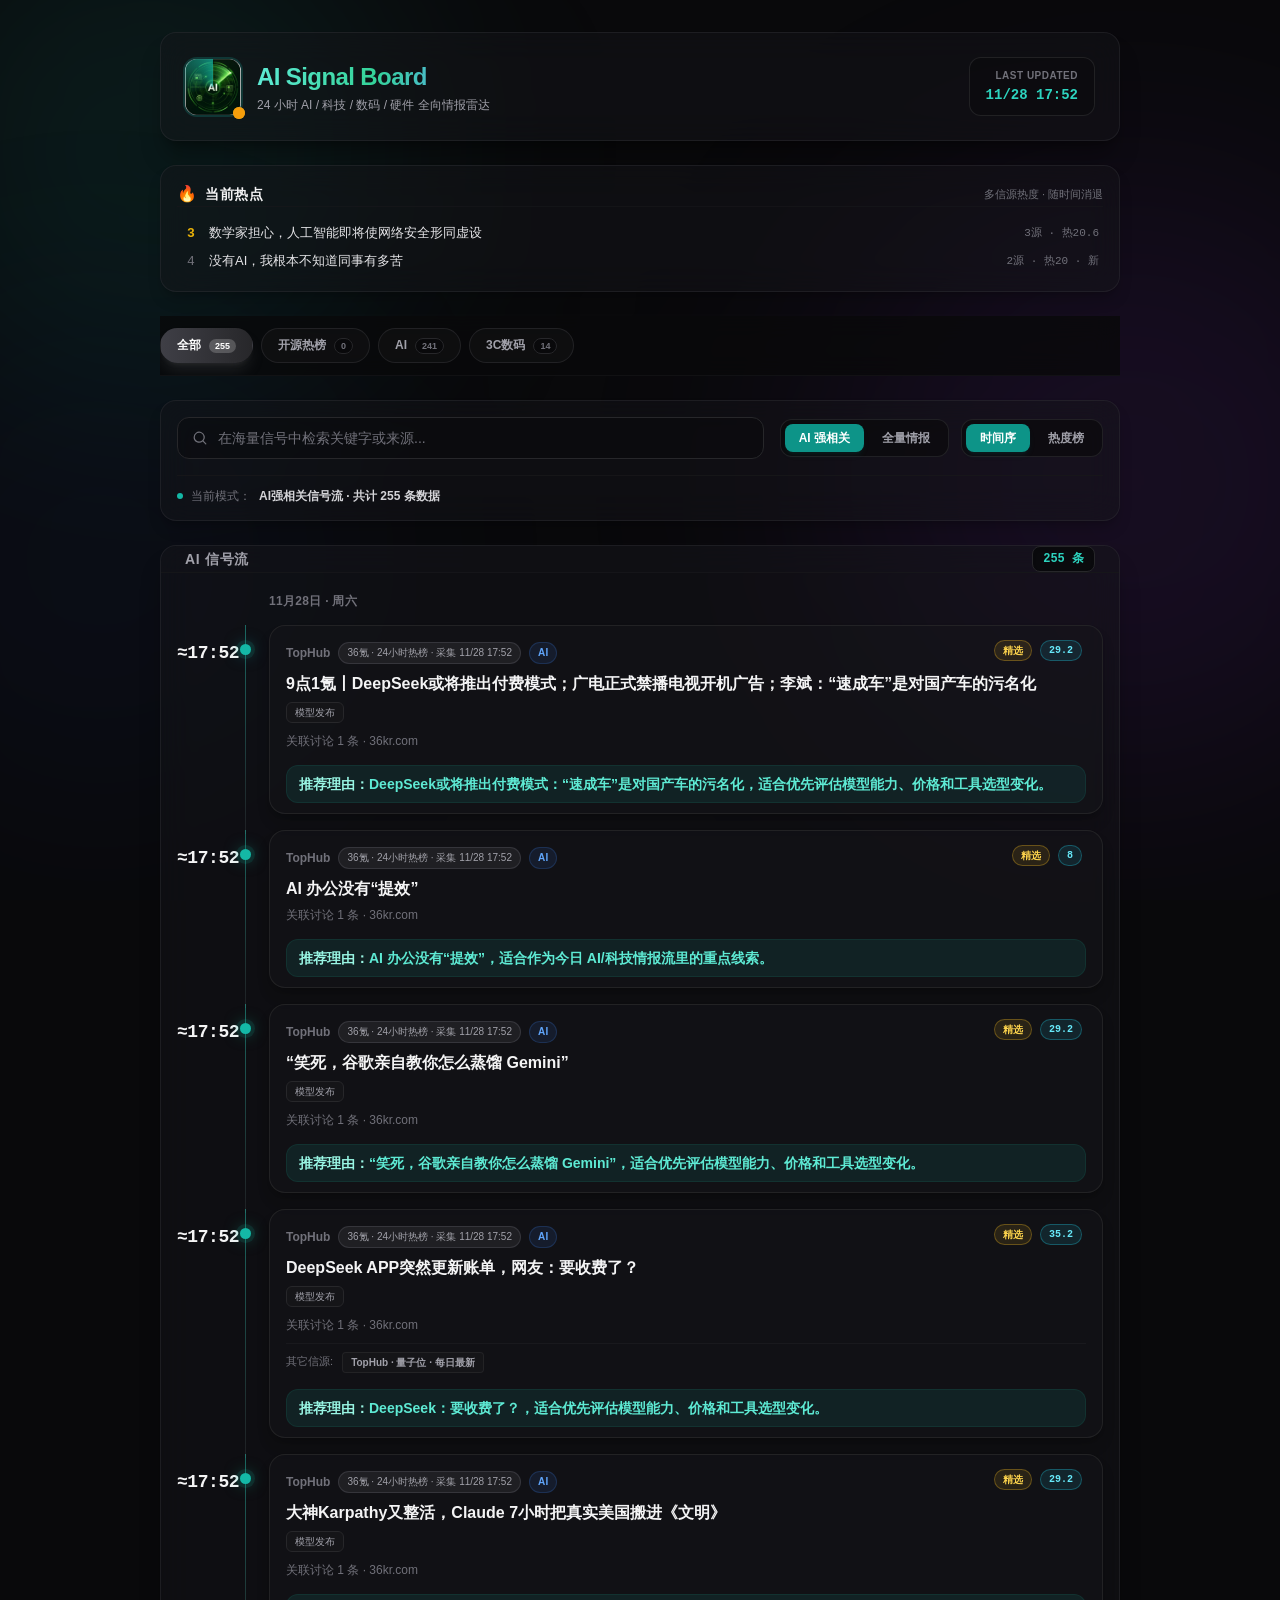
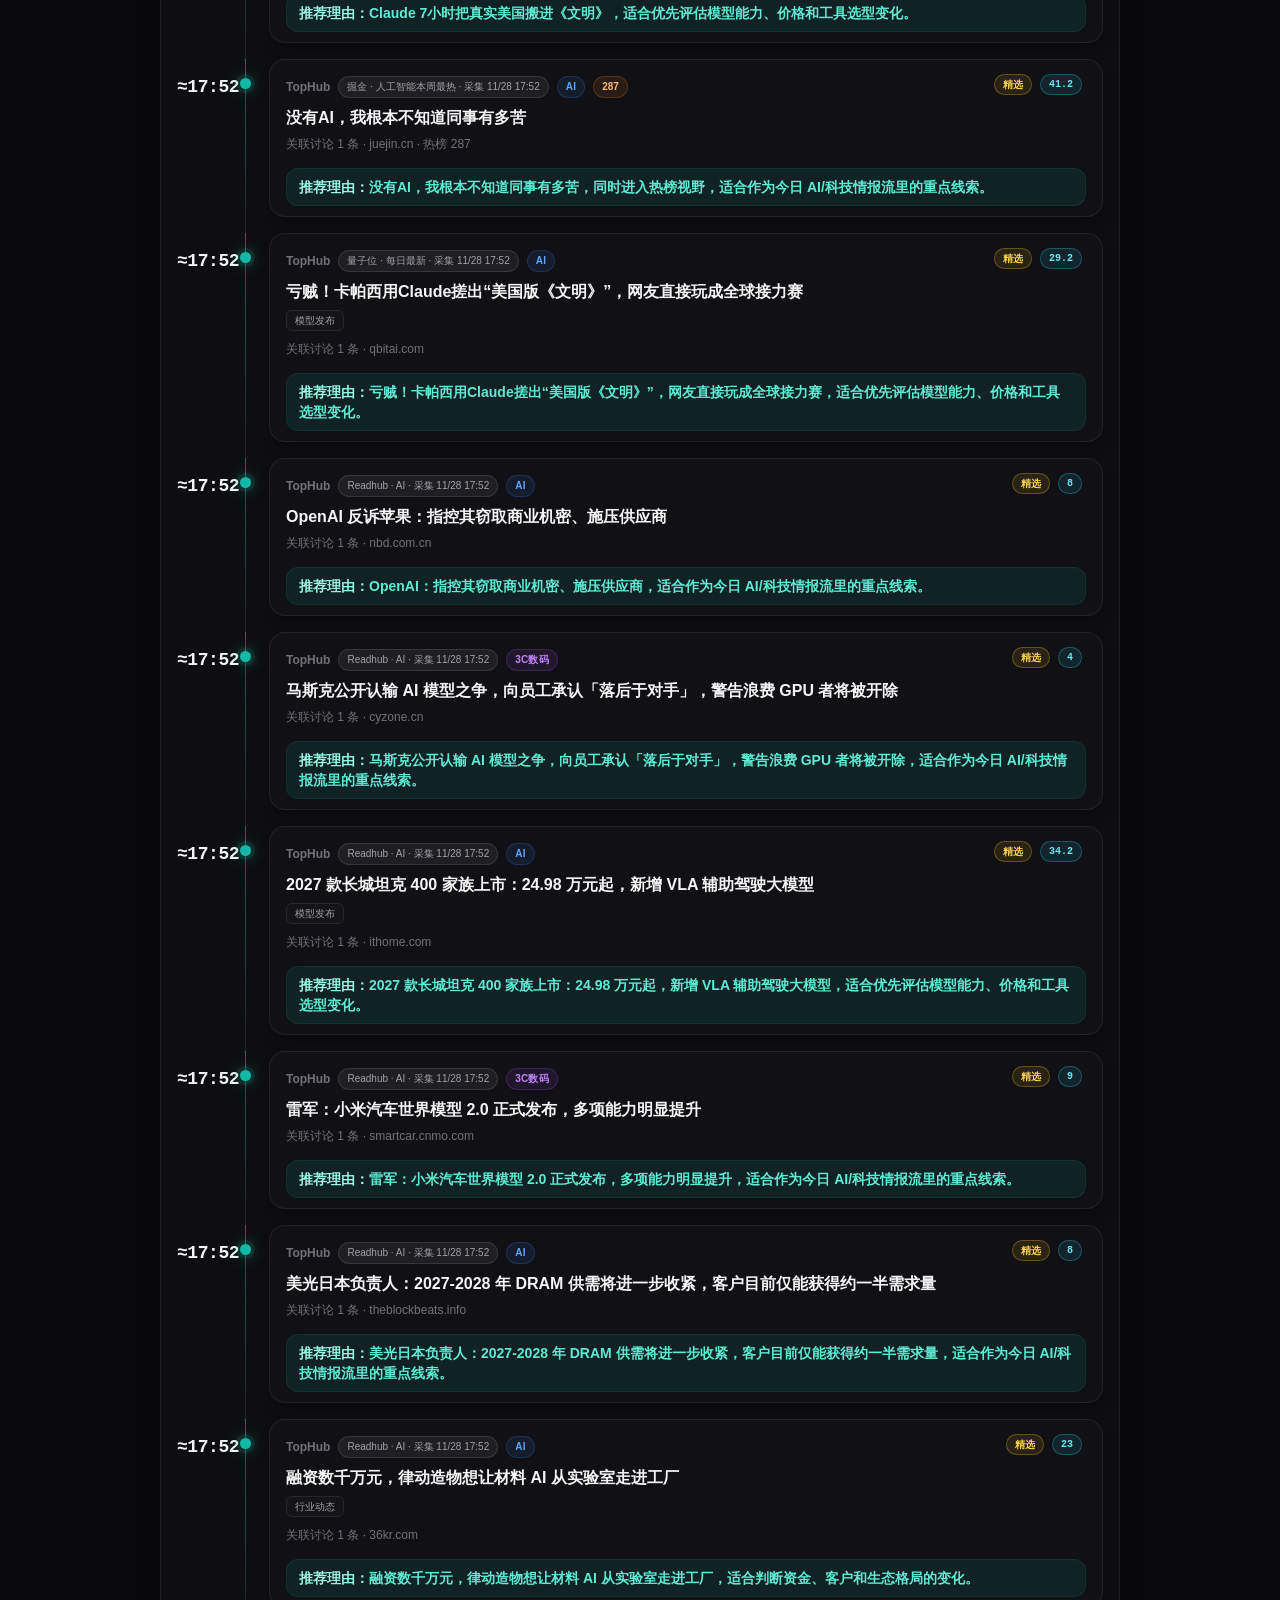
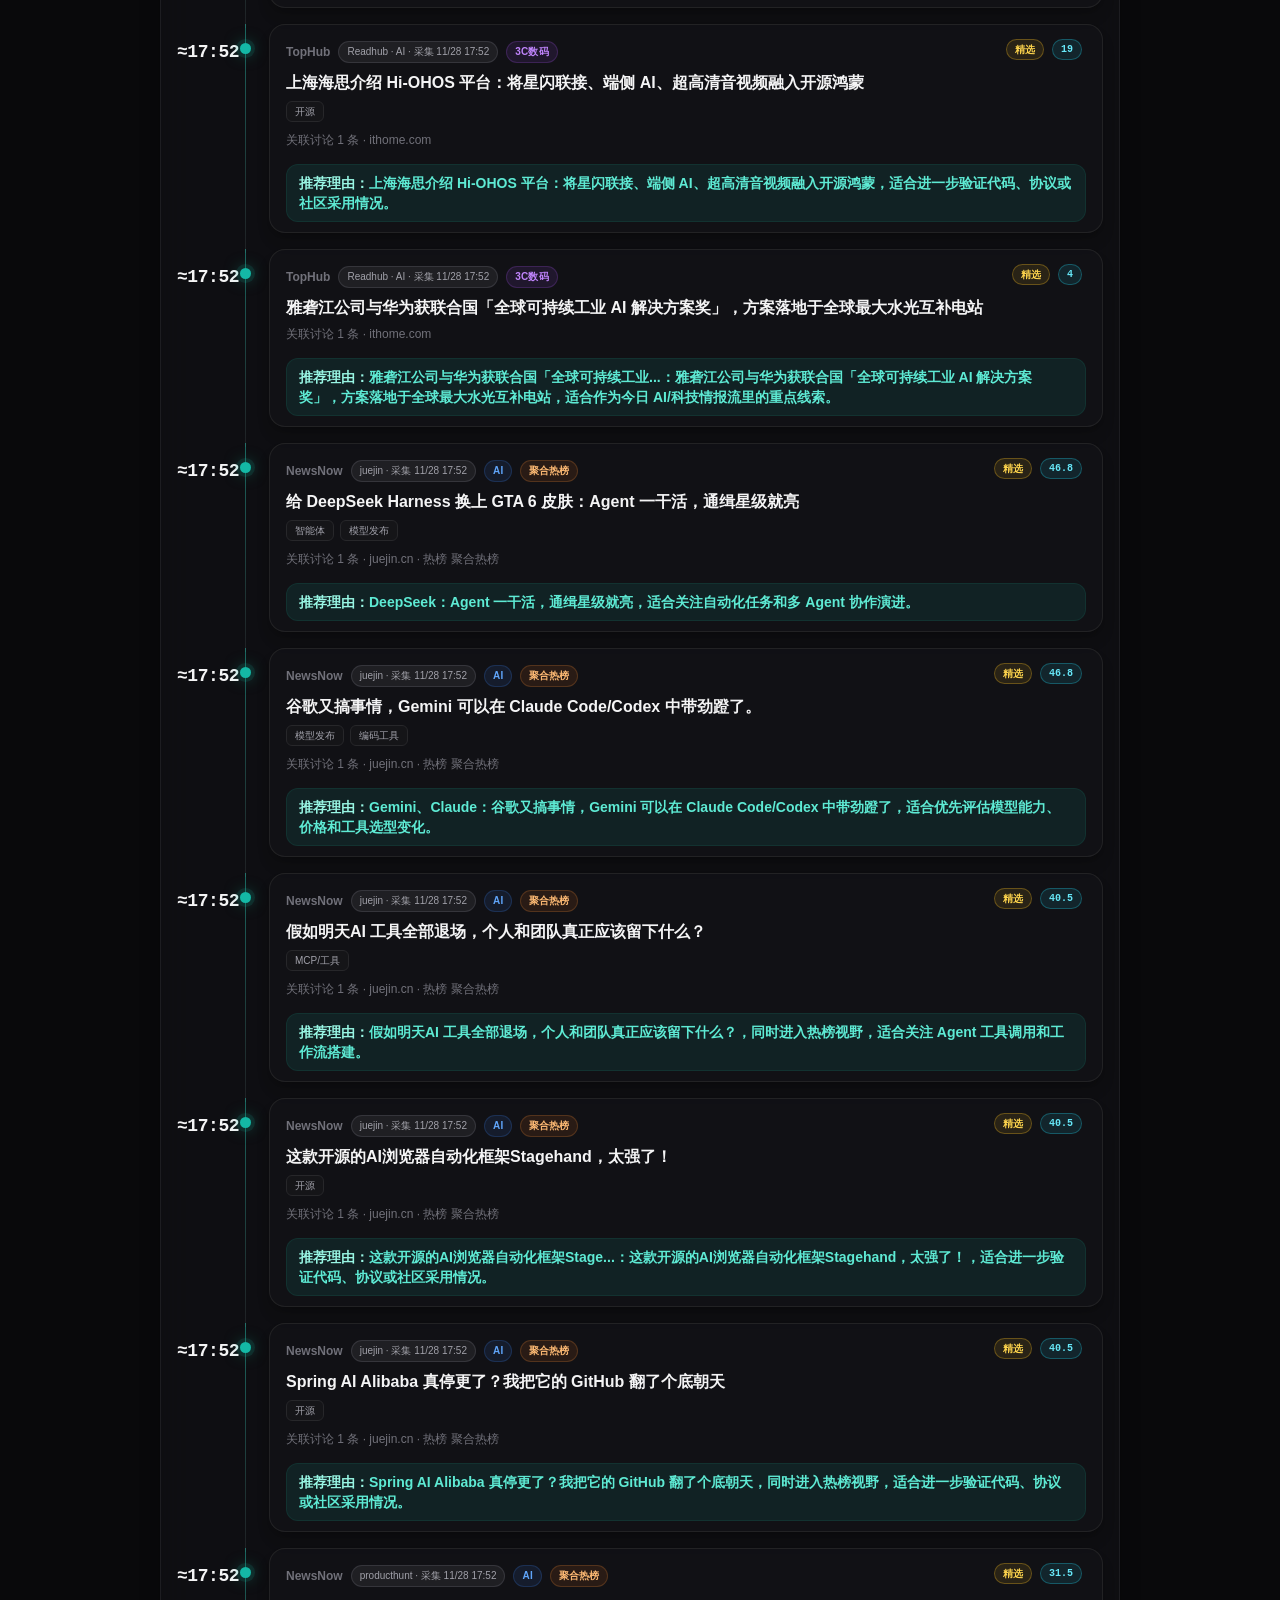
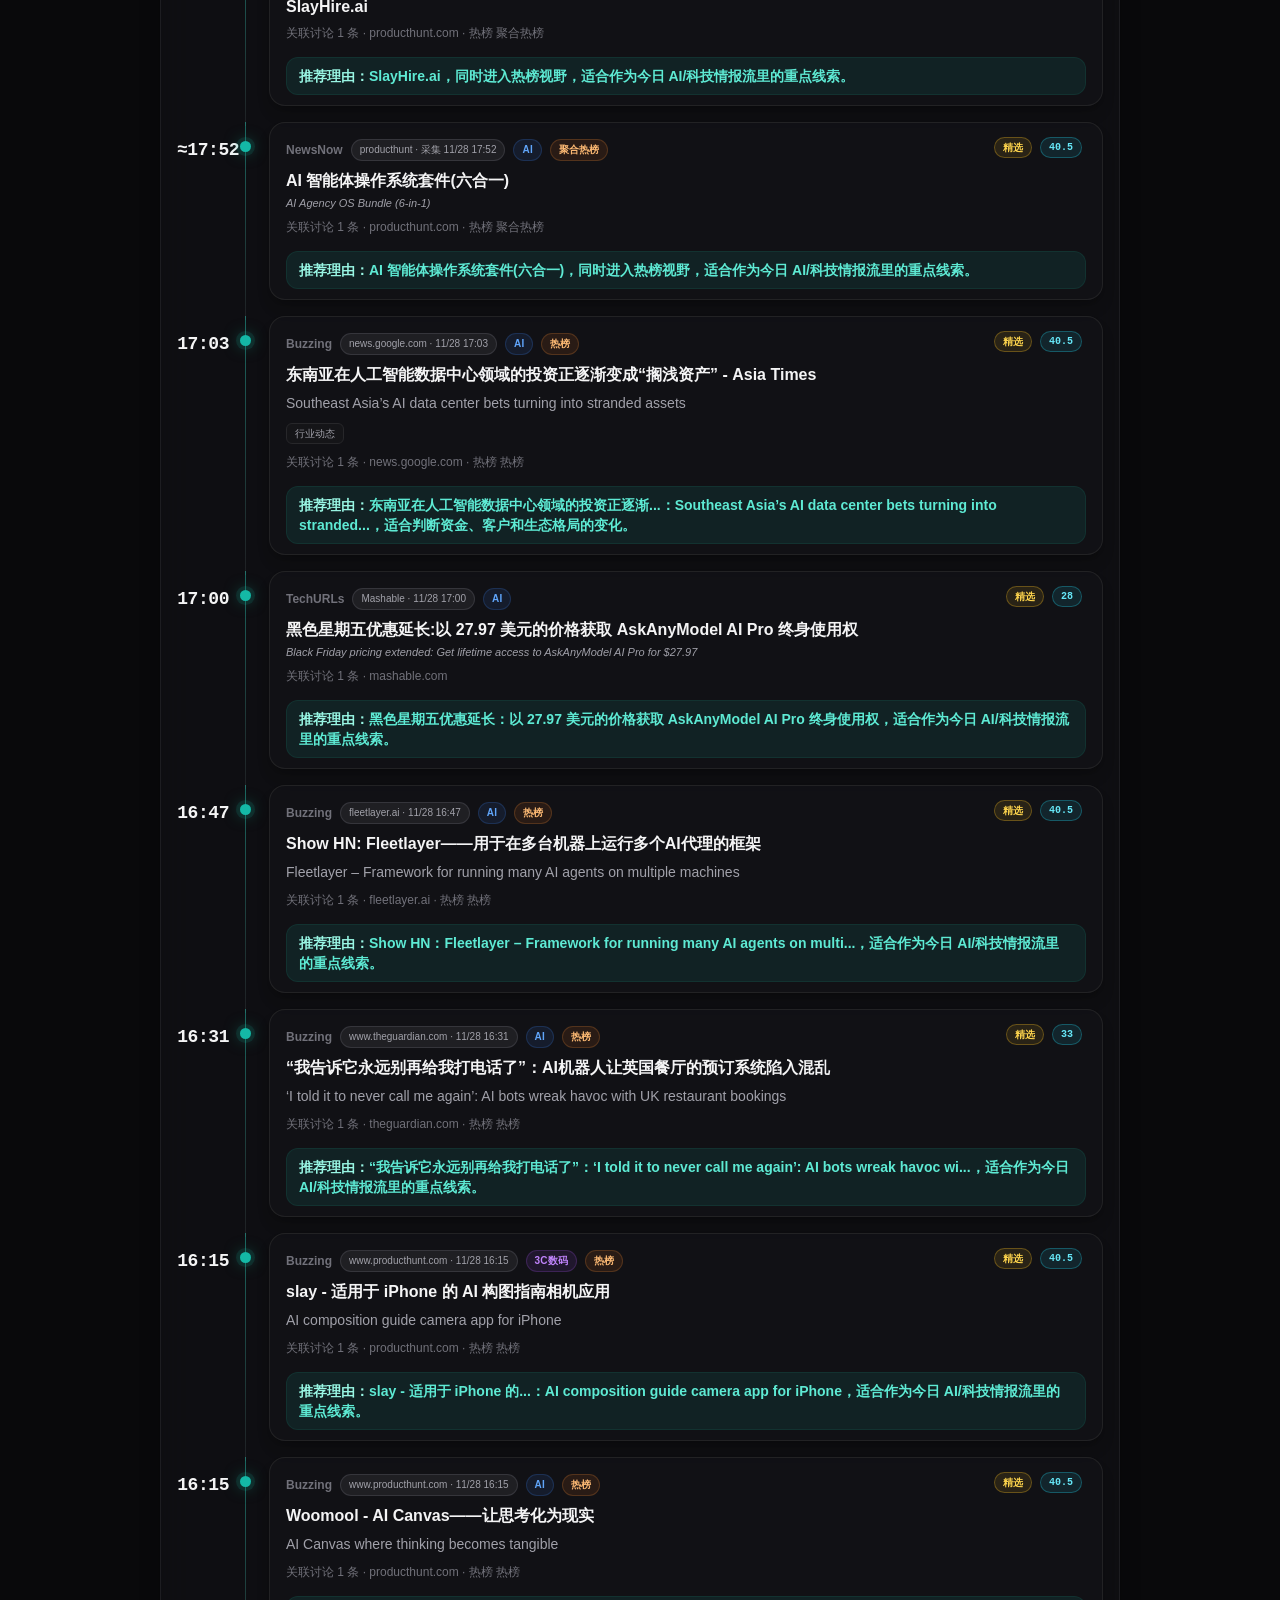
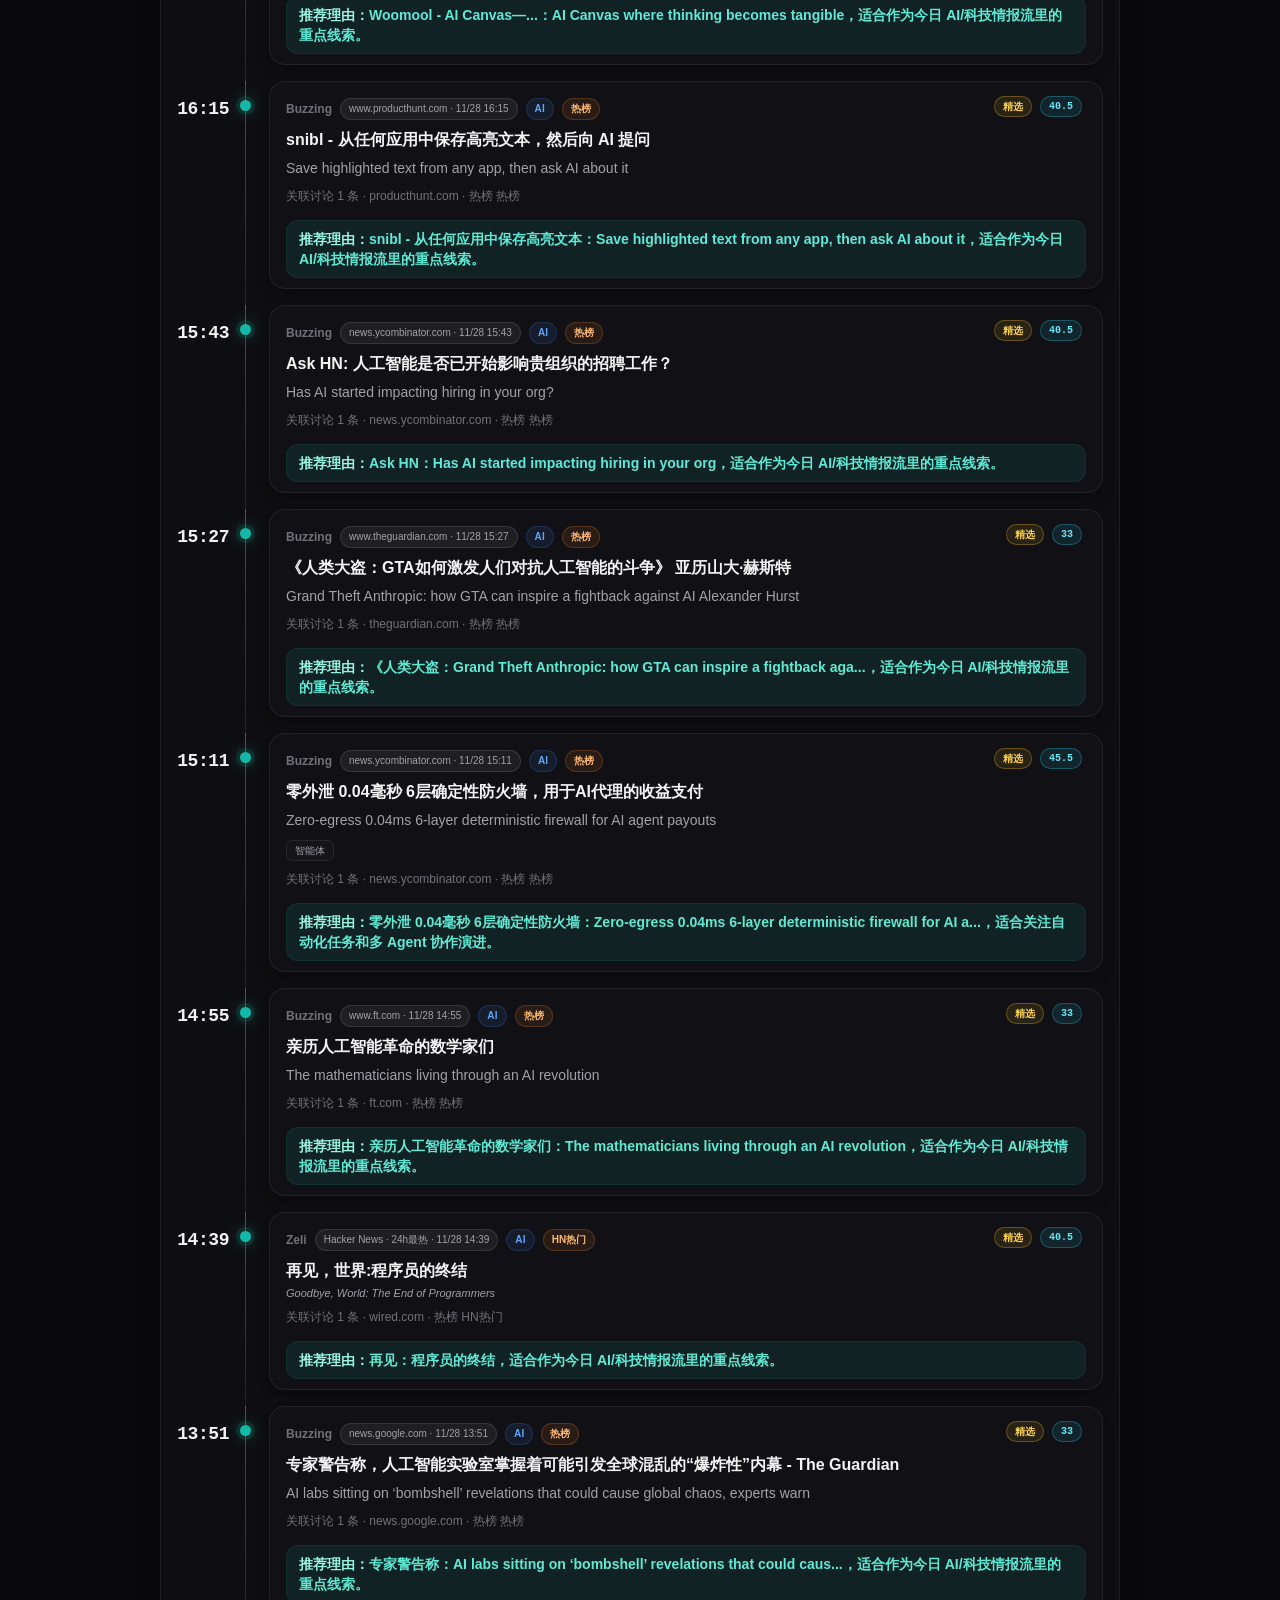
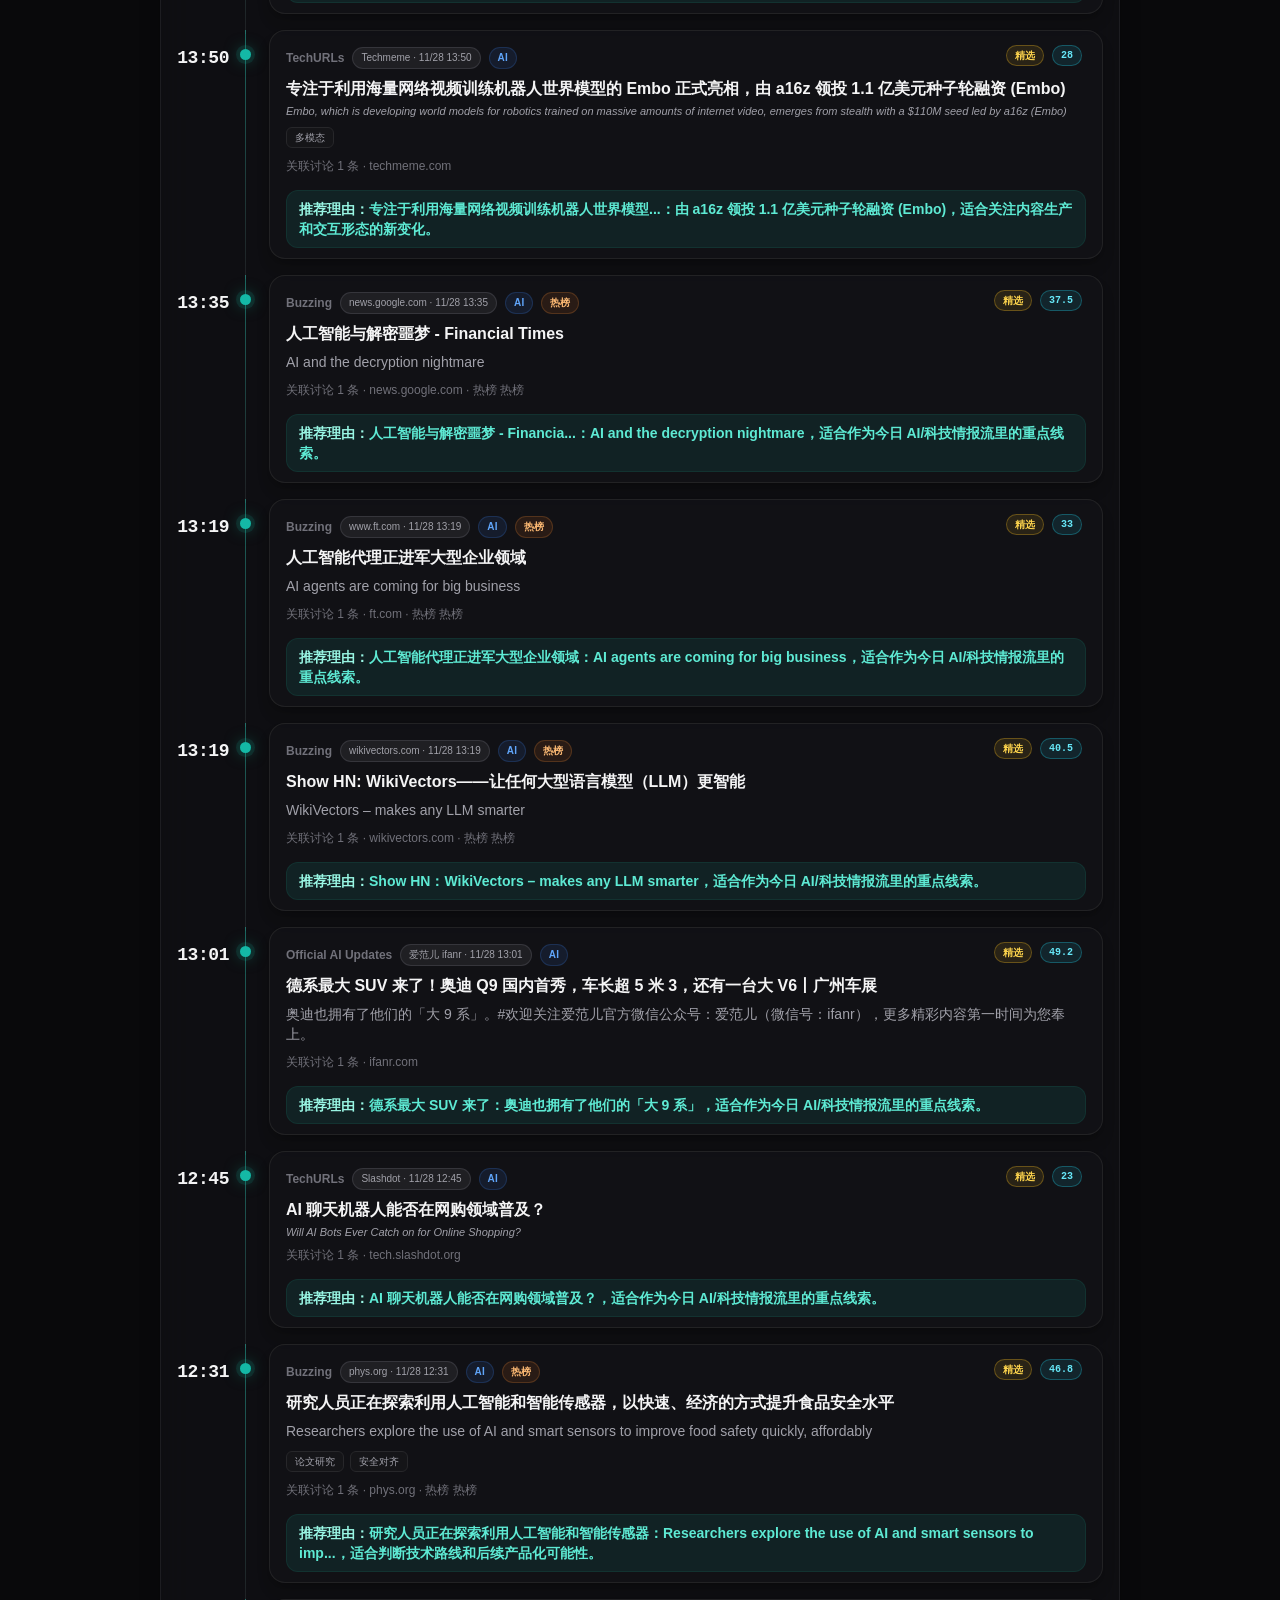
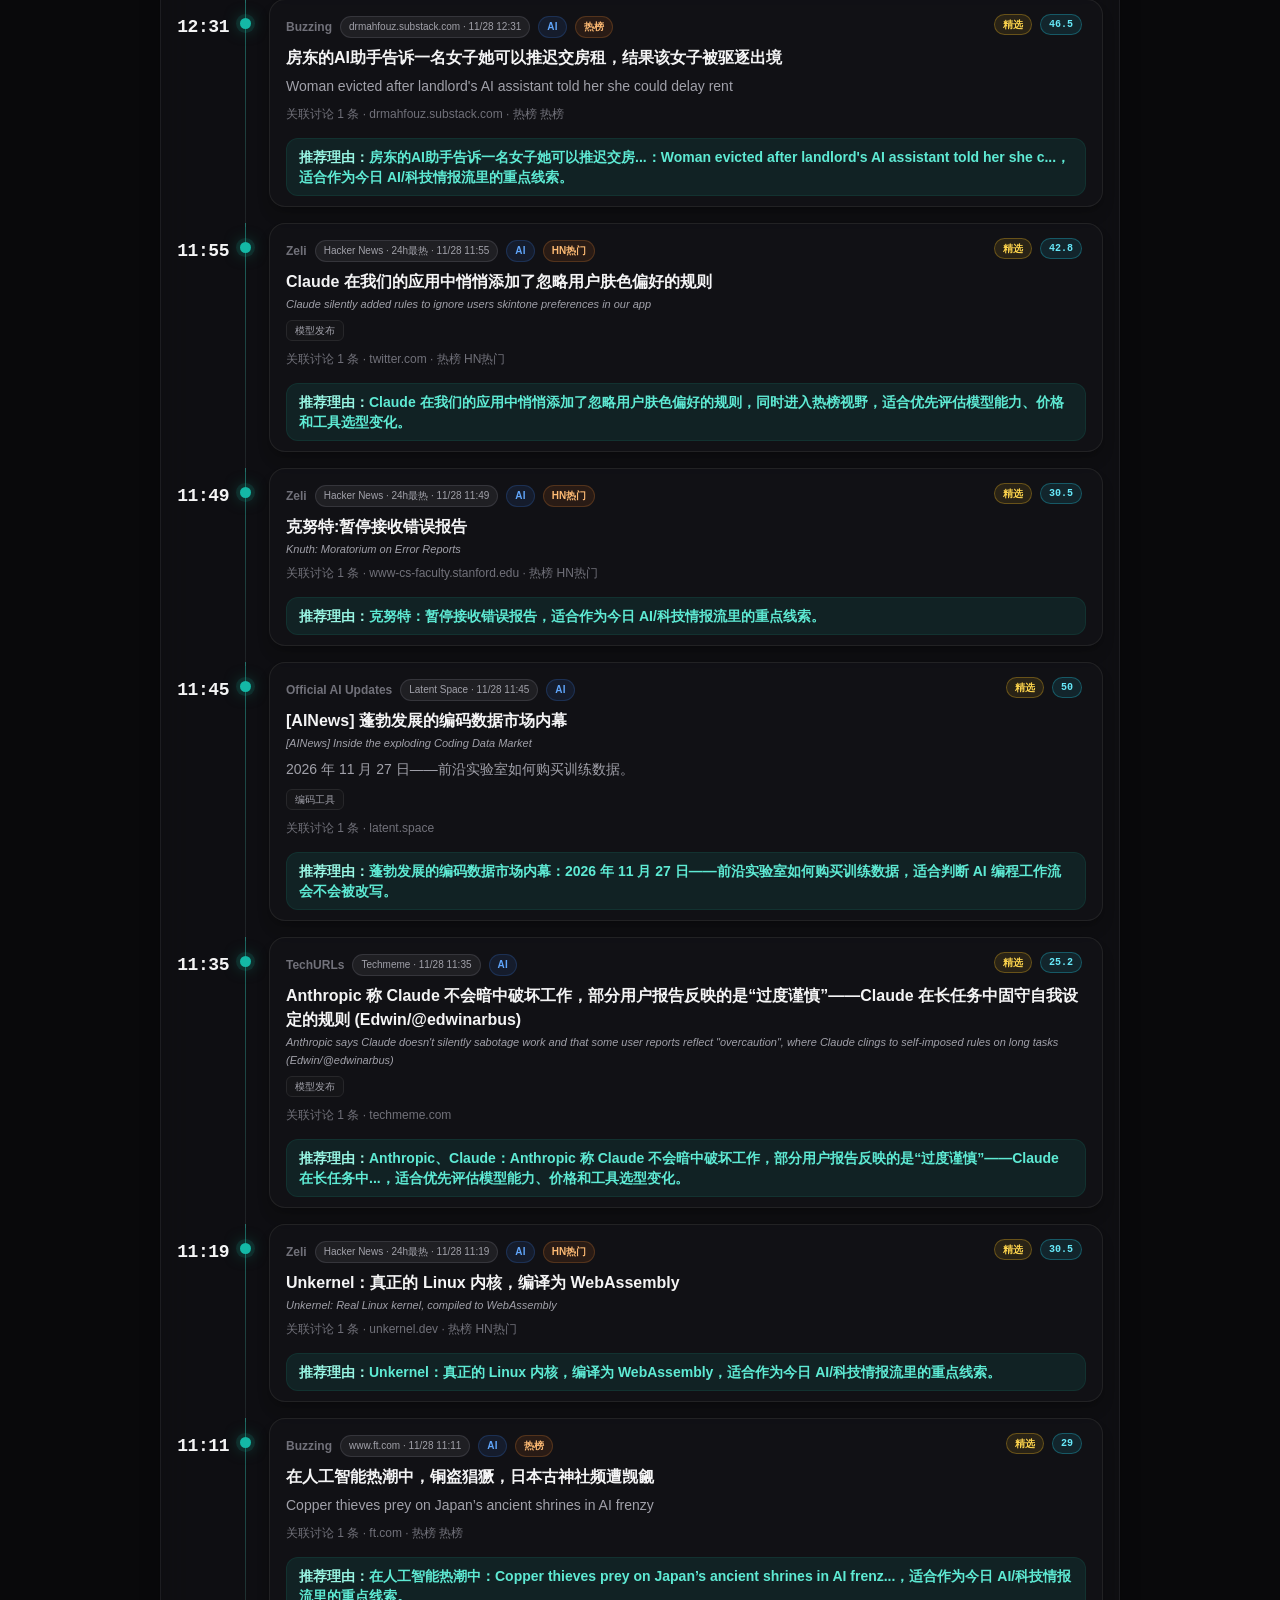
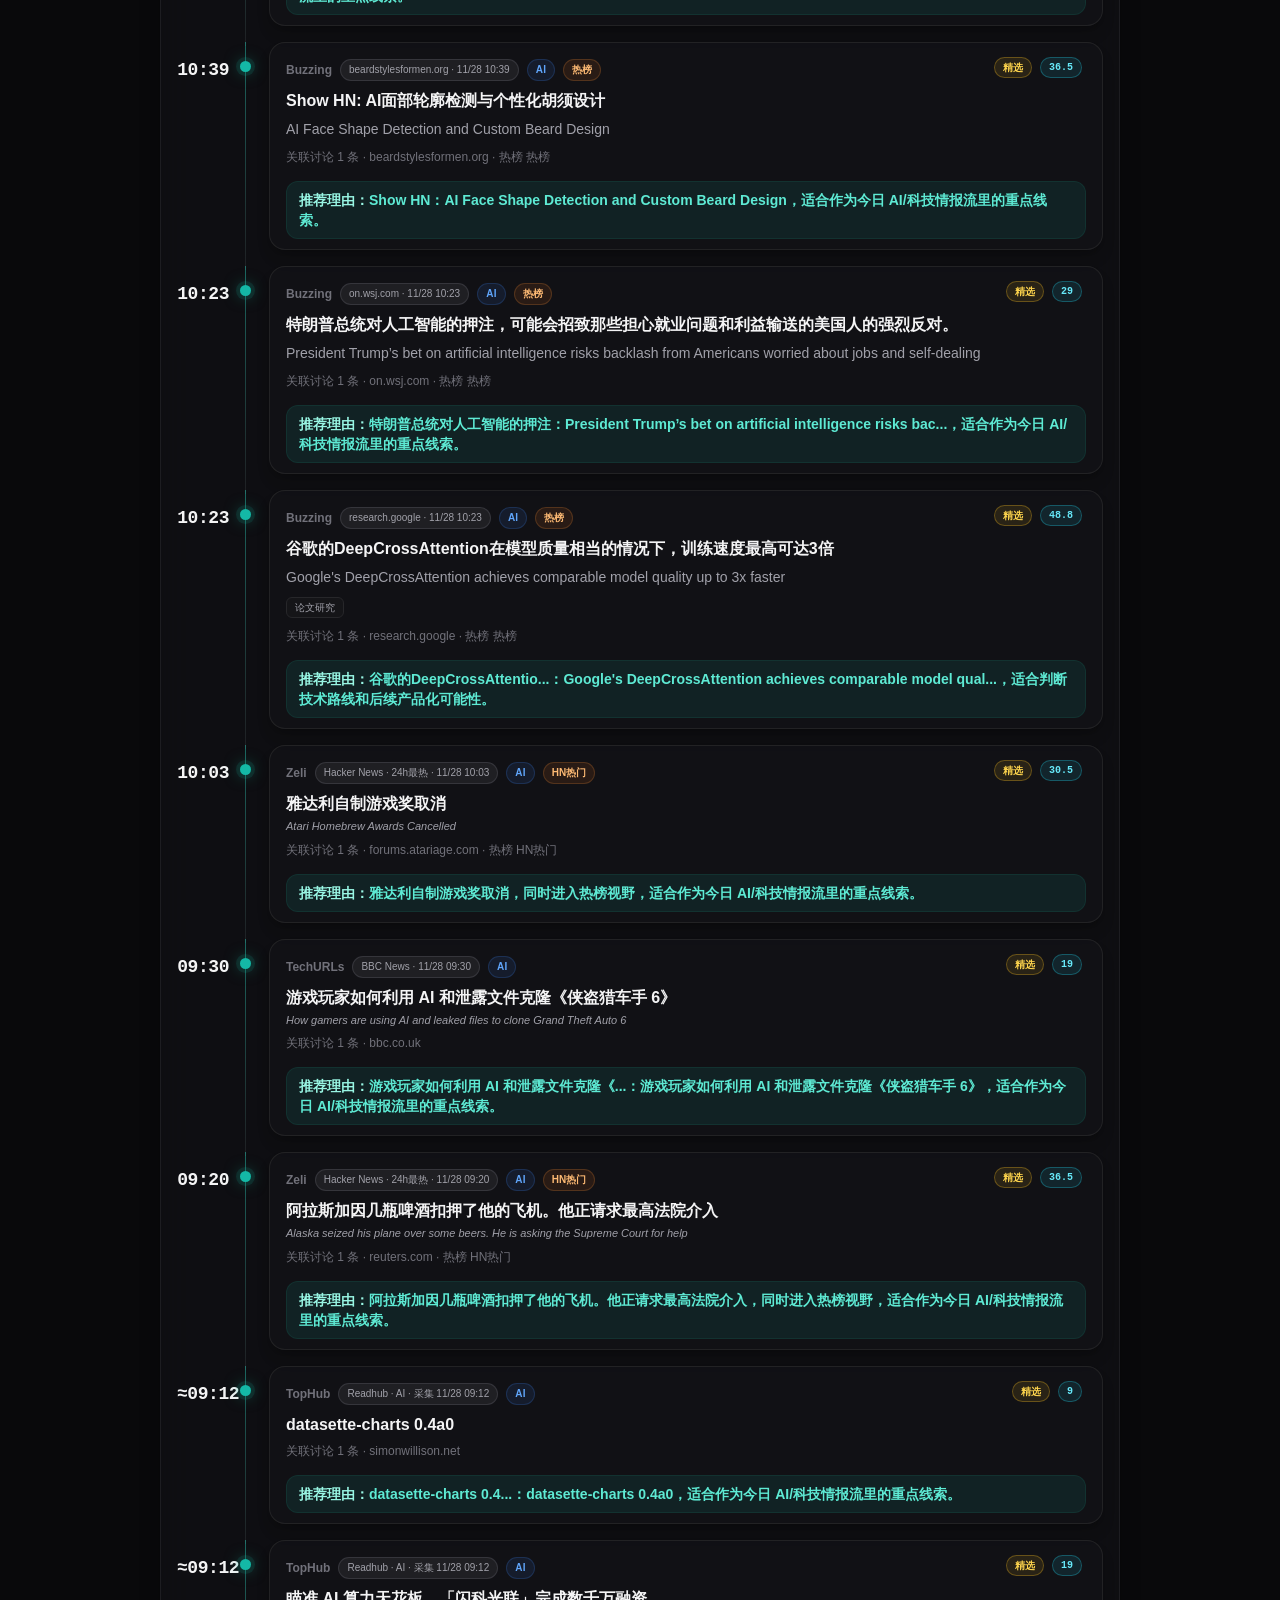
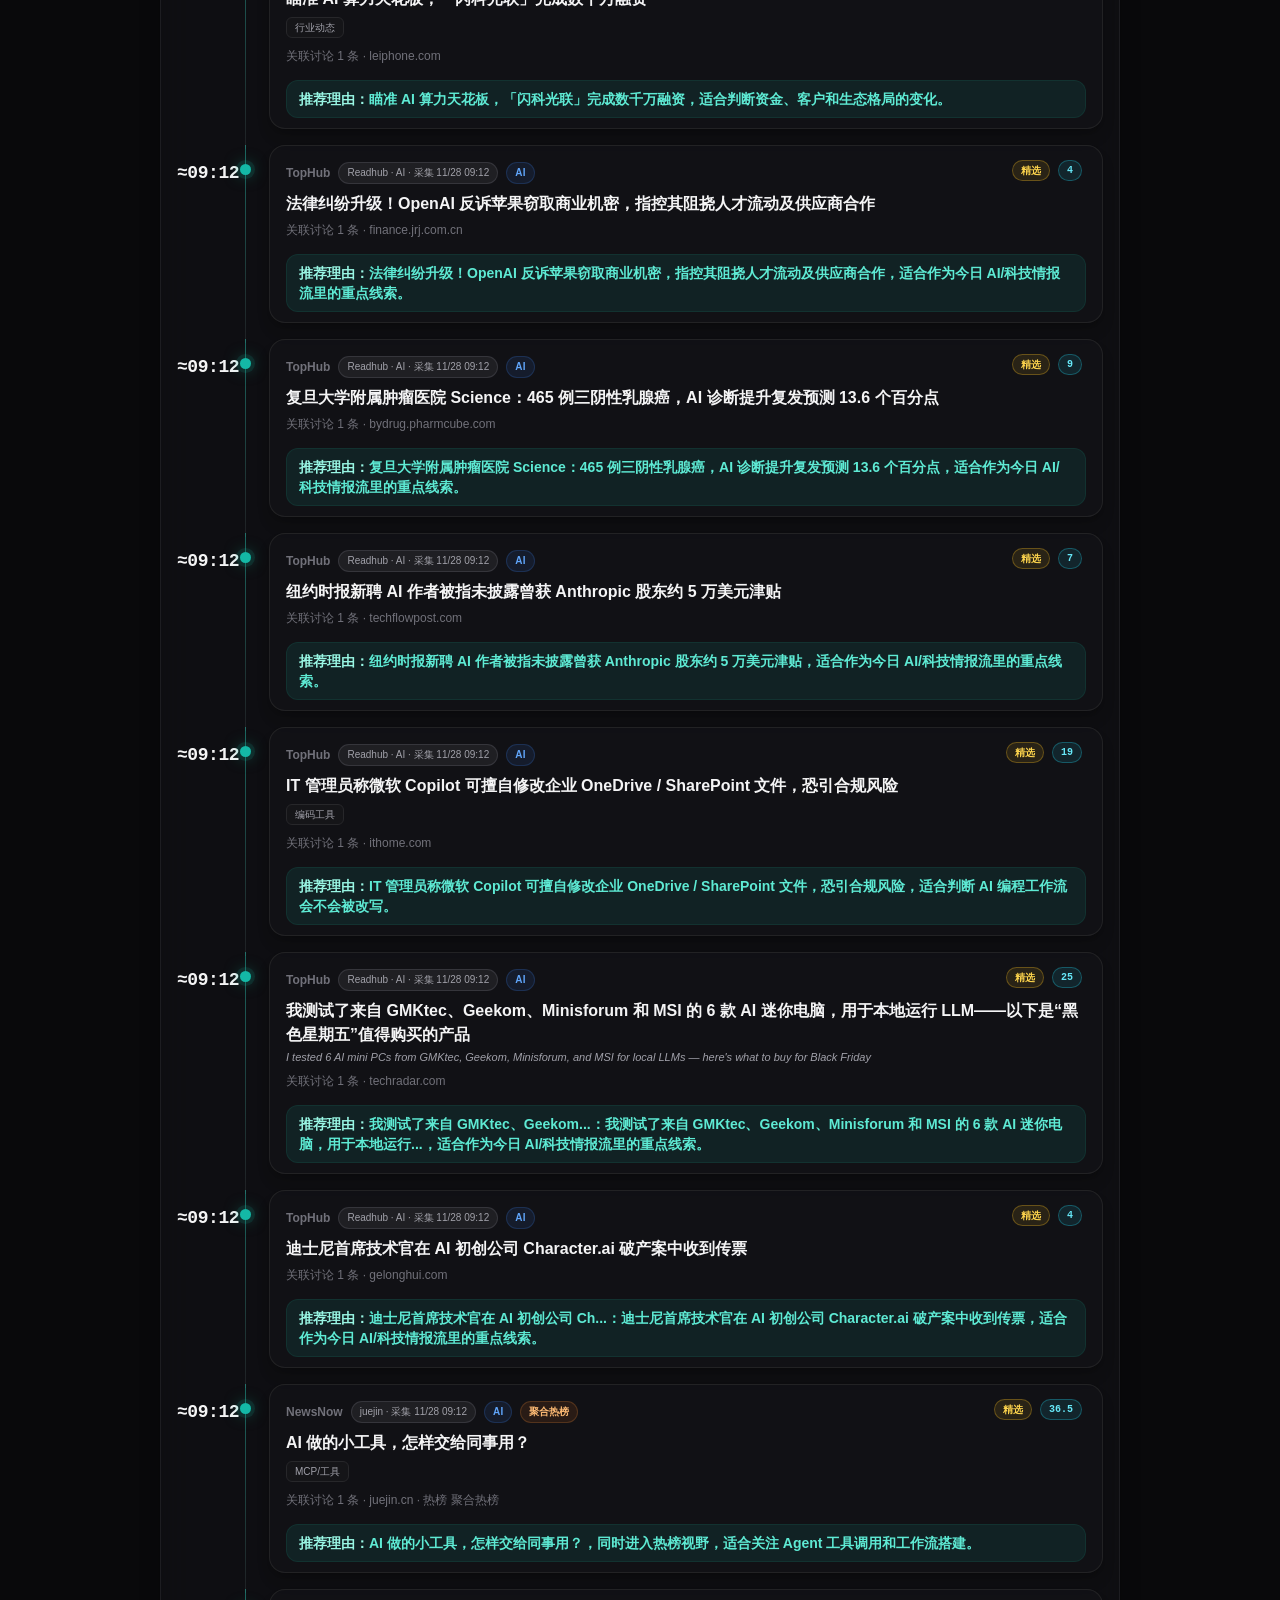
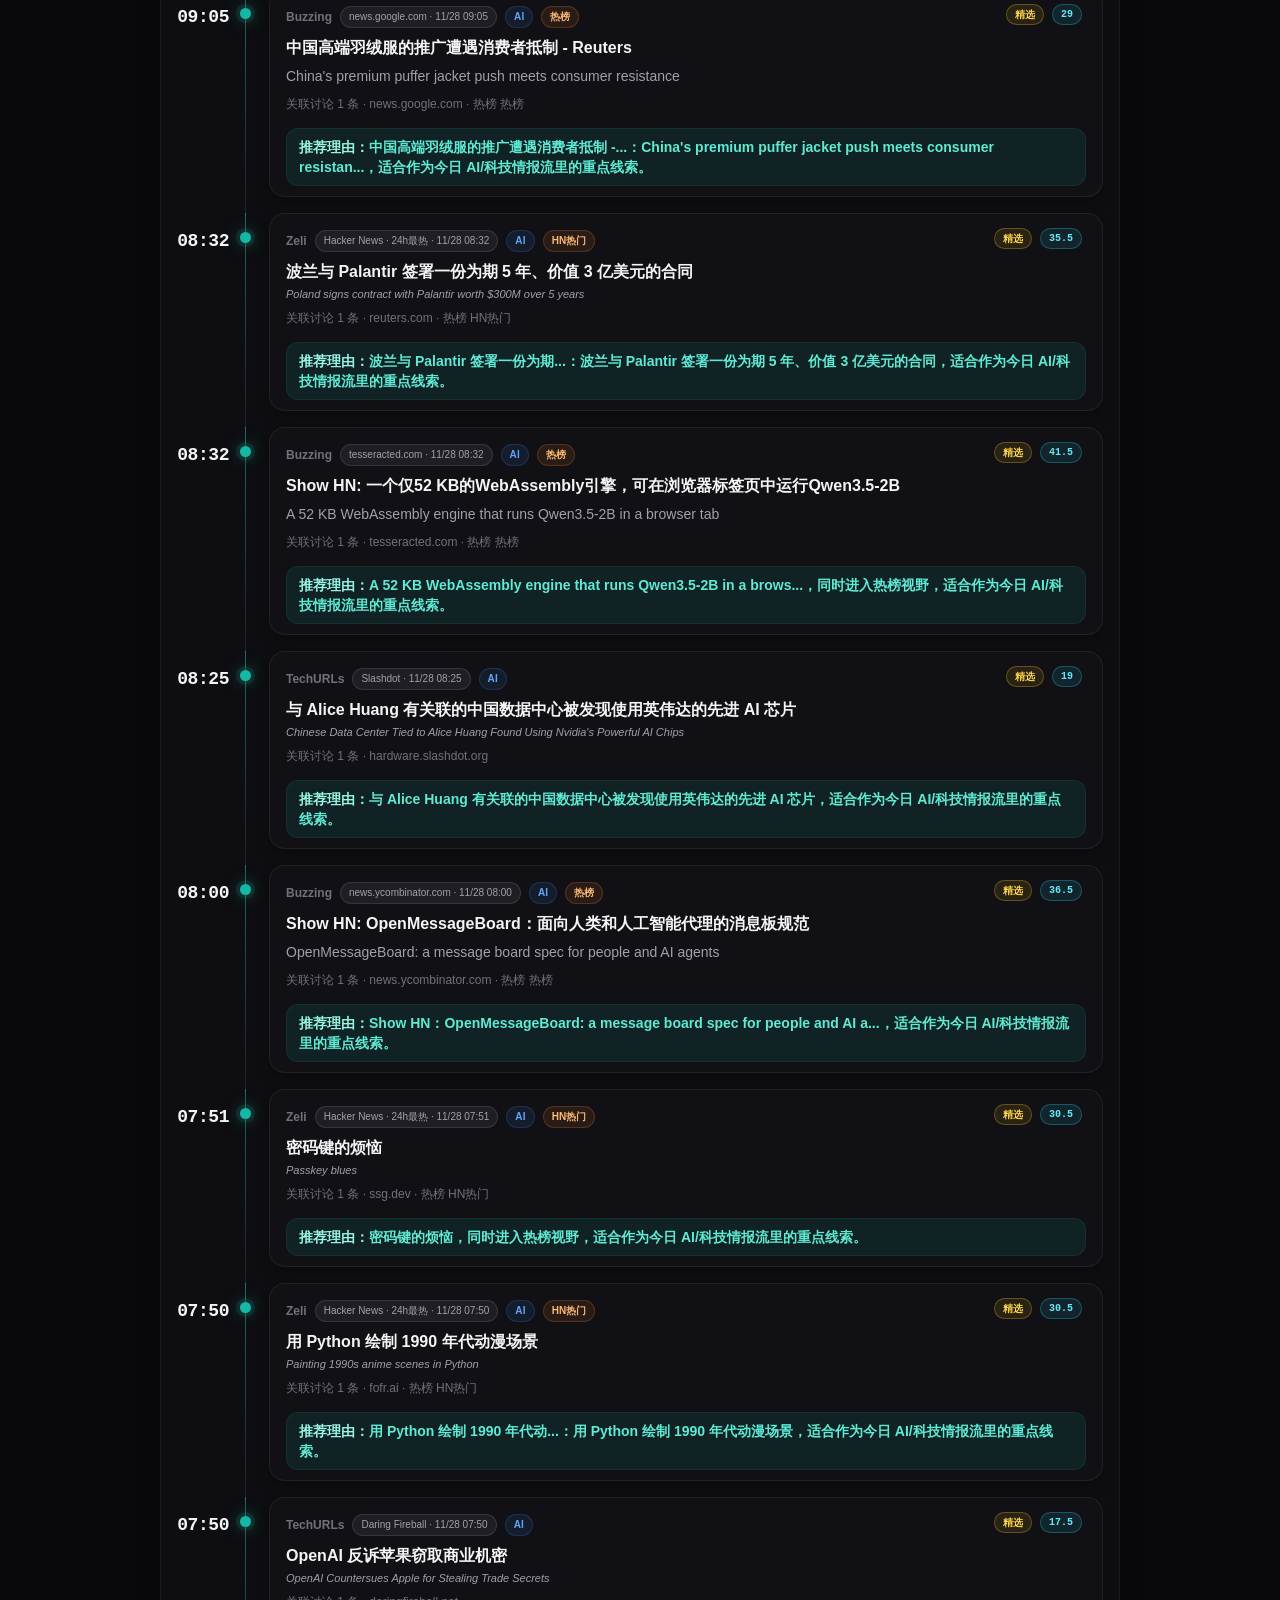
<file: index.html>
<!doctype html>
<html lang="zh-CN" class="scroll-smooth overflow-x-hidden w-full">
  <head>
    <meta charset="UTF-8" />
    <meta name="viewport" content="width=device-width, initial-scale=1.0" />
    <title>AI Signal Board — 9点1氪丨DeepSeek或将推出付费模式；广电正式禁播电视开机广告；李斌：“速成车”是对国产车的污名化</title>
    <link rel="icon" href="./assets/logo-32.webp" type="image/webp" />
    <link rel="apple-touch-icon" href="./assets/logo-180.webp" />
    <link rel="manifest" href="./manifest.json" />

    <!-- SEO & PWA Meta -->
    
    <meta name="theme-color" content="#09090b" />
    <meta name="apple-mobile-web-app-capable" content="yes" />
    <meta name="apple-mobile-web-app-status-bar-style" content="black-translucent" />

    <!-- Open Graph -->
    
    
    
    
    
    

    <!-- Twitter Card -->
    
    
    
    

    <!-- 字体：使用系统字体栈（移除第三方 Google Fonts 外链，更快 / 更私密 / 零外部依赖） -->

    <!-- Tailwind CSS (precompiled) -->
    <link rel="stylesheet" href="./assets/tailwind.min.css" />

    <style>
      /* 隐藏默认滚动条，使用极细的美化滚动条 */
      ::-webkit-scrollbar {
        width: 6px;
        height: 6px;
      }
      ::-webkit-scrollbar-track {
        background: rgba(9, 9, 11, 0.5);
      }
      ::-webkit-scrollbar-thumb {
        background: rgba(63, 63, 70, 0.4);
        border-radius: 9999px;
      }
      ::-webkit-scrollbar-thumb:hover {
        background: rgba(20, 184, 166, 0.5);
      }

      /* 消除横向溢出滚动条样式 */
      .no-scrollbar::-webkit-scrollbar {
        display: none;
      }
      .no-scrollbar {
        -ms-overflow-style: none;
        scrollbar-width: none;
      }

      /* 毛玻璃面板基类 */
      .glass-panel {
        background: rgba(24, 24, 27, 0.45);
        backdrop-filter: blur(16px);
        -webkit-backdrop-filter: blur(16px);
        border: 1px solid rgba(63, 63, 70, 0.3);
      }

      /* 流光输入框焦点效果 */
      .search-glow:focus-within {
        border-color: rgba(20, 184, 166, 0.6);
        box-shadow: 0 0 15px rgba(20, 184, 166, 0.15);
      }

      /* 旋转动画适用于 details 箭头的旋转 */
      details[open] summary .arrow-icon {
        transform: rotate(180deg);
      }

      /* 卡片悬停时的流光左边框过渡 */
      .card-left-border {
        position: relative;
      }
      .card-left-border::before {
        content: '';
        position: absolute;
        top: 0;
        left: 0;
        bottom: 0;
        width: 3px;
        background: transparent;
        transition: background-color 0.3s ease;
      }

      .card-left-border[data-category="AI"]::before { background-color: #3b82f6; }
      .card-left-border[data-category="科技"]::before { background-color: #14b8a6; }
      .card-left-border[data-category="数码"]::before { background-color: #8b5cf6; }
      .card-left-border[data-category="手机"]::before { background-color: #0ea5e9; }
      .card-left-border[data-category="电脑硬件"]::before { background-color: #f97316; }
      .card-left-border[data-category="开源热榜"]::before { background-color: #22c55e; }

      /* 骨架屏流光闪烁 */
      @keyframes shimmer {
        0% { background-position: -200% 0; }
        100% { background-position: 200% 0; }
      }
      .shimmer-bg {
        background: linear-gradient(90deg, #1e1e24 25%, #2a2a35 50%, #1e1e24 75%);
        background-size: 200% 100%;
        animation: shimmer 1.6s infinite linear;
      }

      /* 雷达扫描动效 */
      @keyframes radar-spin {
        from { transform: rotate(0deg); }
        to { transform: rotate(360deg); }
      }
      .radar-scanner {
        position: absolute;
        inset: -50%;
        background: conic-gradient(from 0deg, transparent 70%, rgba(20, 184, 166, 0.7) 100%);
        animation: radar-spin 4.5s linear infinite;
        pointer-events: none;
      }

      .timeline-news-row {
        display: grid;
        grid-template-columns: 76px minmax(0, 1fr);
        gap: 16px;
      }
      .timeline-stamp {
        position: relative;
        min-height: 100%;
        padding-top: 14px;
        text-align: right;
      }
      .timeline-stamp::before {
        content: '';
        position: absolute;
        top: 0;
        bottom: -20px;
        right: 7px;
        width: 1px;
        background: linear-gradient(180deg, rgba(45, 212, 191, 0.45), rgba(63, 63, 70, 0.35));
      }
      .timeline-dot {
        position: absolute;
        top: 19px;
        right: 2px;
        width: 11px;
        height: 11px;
        border-radius: 9999px;
        background: #14b8a6;
        box-shadow: 0 0 0 4px rgba(20, 184, 166, 0.12), 0 0 16px rgba(20, 184, 166, 0.55);
      }
      @media (max-width: 640px) {
        .timeline-news-row {
          grid-template-columns: 1fr;
          gap: 8px;
        }
        .timeline-stamp {
          min-height: auto;
          padding: 0 0 0 14px;
          text-align: left;
        }
        .timeline-stamp::before {
          left: 4px;
          right: auto;
          top: 4px;
          bottom: -12px;
        }
        .timeline-dot {
          left: 0;
          right: auto;
          top: 5px;
        }
      }
      /* 滚动组件动画 (横向) */
      @keyframes ticker-slide-x {
        0% { transform: translateX(0); }
        100% { transform: translateX(-50%); }
      }
      .ticker-scroll-x {
        animation: ticker-slide-x 40s linear infinite;
        will-change: transform;
      }
      .ticker-scroll-x:hover {
        animation-play-state: paused;
      }
      #prerender-root {
        display: none;
      }
      /* === UI 细节打磨（保持深色青绿主题） === */
      /* 1) 无障碍：键盘聚焦可见环（鼠标点击不显示，仅键盘/Tab 显示） */
      :focus-visible {
        outline: 2px solid rgba(45, 212, 191, 0.7);
        outline-offset: 2px;
        border-radius: 6px;
      }
      *:focus:not(:focus-visible) { outline: none; }
      /* 2) 主题化滚动条（细 + 青绿调） */
      * { scrollbar-width: thin; scrollbar-color: rgba(45,212,191,0.35) transparent; }
      ::-webkit-scrollbar { width: 8px; height: 8px; }
      ::-webkit-scrollbar-track { background: transparent; }
      ::-webkit-scrollbar-thumb {
        background: rgba(45, 212, 191, 0.28);
        border-radius: 8px;
        border: 2px solid transparent;
        background-clip: content-box;
      }
      ::-webkit-scrollbar-thumb:hover { background: rgba(45, 212, 191, 0.5); background-clip: content-box; }
      /* 3) 错落有序的平滑滚动 + 选区高亮色 */
      html { scroll-behavior: smooth; }
      ::selection { background: rgba(20, 184, 166, 0.3); color: #99f6e4; }
      /* 4) 尊重“减少动效”系统偏好：暂停雷达扫描/跑马灯/闪烁，避免晕眼与省电 */
      @media (prefers-reduced-motion: reduce) {
        html { scroll-behavior: auto; }
        *, *::before, *::after {
          animation-duration: 0.001ms !important;
          animation-iteration-count: 1 !important;
          transition-duration: 0.001ms !important;
        }
        .ticker-scroll-x, .radar-scanner { animation: none !important; }
      }
      /* 5) 图片未加载时的占位背景，减少闪白/偏移 */
      img { background-color: rgba(24, 24, 27, 0.6); }
    </style>
  <!-- PRERENDER:HEAD -->
<link rel="canonical" href="https://news.my-tv.eu.cc/">
<meta name="description" content="9点1氪丨DeepSeek或将推出付费模式；广电正式禁播电视开机广告；李斌：“速成车”是对国产车的污名化 / AI 办公没有“提效” / “笑死，谷歌亲自教你怎么蒸馏 Gemini” / DeepSeek APP突然更新账单，网友：要收费了？ / 大神Karpathy又整活，Claude 7小时把真实美国搬进《文明》">
<meta property="og:type" content="website">
<meta property="og:site_name" content="AI Signal Board">
<meta property="og:title" content="AI Signal Board — 9点1氪丨DeepSeek或将推出付费模式；广电正式禁播电视开机广告；李斌：“速成车”是对国产车的污名化">
<meta property="og:description" content="9点1氪丨DeepSeek或将推出付费模式；广电正式禁播电视开机广告；李斌：“速成车”是对国产车的污名化 / AI 办公没有“提效” / “笑死，谷歌亲自教你怎么蒸馏 Gemini” / DeepSeek APP突然更新账单，网友：要收费了？ / 大神Karpathy又整活，Claude 7小时把真实美国搬进《文明》">
<meta name="twitter:card" content="summary_large_image">
<meta name="twitter:title" content="AI Signal Board — 9点1氪丨DeepSeek或将推出付费模式；广电正式禁播电视开机广告；李斌：“速成车”是对国产车的污名化">
<meta name="twitter:description" content="9点1氪丨DeepSeek或将推出付费模式；广电正式禁播电视开机广告；李斌：“速成车”是对国产车的污名化 / AI 办公没有“提效” / “笑死，谷歌亲自教你怎么蒸馏 Gemini” / DeepSeek APP突然更新账单，网友：要收费了？ / 大神Karpathy又整活，Claude 7小时把真实美国搬进《文明》">
<meta property="og:url" content="https://news.my-tv.eu.cc/">
<meta property="og:image" content="https://news.my-tv.eu.cc/assets/social-preview.png">
<meta name="twitter:image" content="https://news.my-tv.eu.cc/assets/social-preview.png">
<script type="application/ld+json">{"@context":"https://schema.org","@type":"ItemList","name":"AI Signal Board — 24h AI 新闻","dateModified":"2026-11-28T09:52:08.260485Z","itemListElement":[{"@type":"ListItem","position":1,"url":"https://www.36kr.com/p/4088718976268932","name":"9点1氪丨DeepSeek或将推出付费模式；广电正式禁播电视开机广告；李斌：“速成车”是对国产车的污名化"},{"@type":"ListItem","position":2,"url":"https://www.36kr.com/p/4087869747624579","name":"AI 办公没有“提效”"},{"@type":"ListItem","position":3,"url":"https://www.36kr.com/p/4087682369157762","name":"“笑死，谷歌亲自教你怎么蒸馏 Gemini”"},{"@type":"ListItem","position":4,"url":"https://www.36kr.com/p/4087642670725760","name":"DeepSeek APP突然更新账单，网友：要收费了？"},{"@type":"ListItem","position":5,"url":"https://www.36kr.com/p/4087901307353735","name":"大神Karpathy又整活，Claude 7小时把真实美国搬进《文明》"},{"@type":"ListItem","position":6,"url":"https://juejin.cn/post/7712759106054668324","name":"没有AI，我根本不知道同事有多苦"},{"@type":"ListItem","position":7,"url":"https://www.qbitai.com/2026/11/513428.html","name":"亏贼！卡帕西用Claude搓出“美国版《文明》”，网友直接玩成全球接力赛"},{"@type":"ListItem","position":8,"url":"https://www.nbd.com.cn/articles/2026-11-28/4661963.html","name":"OpenAI 反诉苹果：指控其窃取商业机密、施压供应商"},{"@type":"ListItem","position":9,"url":"https://www.cyzone.cn/article/855389.html","name":"马斯克公开认输 AI 模型之争，向员工承认「落后于对手」，警告浪费 GPU 者将被开除"},{"@type":"ListItem","position":10,"url":"https://www.ithome.com/1/033/843.htm","name":"2027 款长城坦克 400 家族上市：24.98 万元起，新增 VLA 辅助驾驶大模型"},{"@type":"ListItem","position":11,"url":"https://smartcar.cnmo.com/news/823484.html","name":"雷军：小米汽车世界模型 2.0 正式发布，多项能力明显提升"},{"@type":"ListItem","position":12,"url":"https://www.theblockbeats.info/flash/379739","name":"美光日本负责人：2027-2028 年 DRAM 供需将进一步收紧，客户目前仅能获得约一半需求量"},{"@type":"ListItem","position":13,"url":"https://www.36kr.com/p/4089197345421957","name":"融资数千万元，律动造物想让材料 AI 从实验室走进工厂"},{"@type":"ListItem","position":14,"url":"https://www.ithome.com/1/033/928.htm","name":"上海海思介绍 Hi-OHOS 平台：将星闪联接、端侧 AI、超高清音视频融入开源鸿蒙"},{"@type":"ListItem","position":15,"url":"https://www.ithome.com/1/033/914.htm","name":"雅砻江公司与华为获联合国「全球可持续工业 AI 解决方案奖」，方案落地于全球最大水光互补电站"},{"@type":"ListItem","position":16,"url":"https://juejin.cn/post/7712756337687871514","name":"给 DeepSeek Harness 换上 GTA 6 皮肤：Agent 一干活，通缉星级就亮"},{"@type":"ListItem","position":17,"url":"https://juejin.cn/post/7712381923054583817","name":"谷歌又搞事情，Gemini 可以在 Claude Code/Codex 中带劲蹬了。"},{"@type":"ListItem","position":18,"url":"https://juejin.cn/post/7711957412786503720","name":"假如明天AI 工具全部退场，个人和团队真正应该留下什么？"},{"@type":"ListItem","position":19,"url":"https://juejin.cn/post/7712389445228052520","name":"这款开源的AI浏览器自动化框架Stagehand，太强了！"},{"@type":"ListItem","position":20,"url":"https://juejin.cn/post/7711957412785340456","name":"Spring AI Alibaba 真停更了？我把它的 GitHub 翻了个底朝天"},{"@type":"ListItem","position":21,"url":"https://www.producthunt.com/products/slayhire","name":"SlayHire.ai"},{"@type":"ListItem","position":22,"url":"https://www.producthunt.com/products/ai-agency-os-bundle-6-in-1","name":"AI 智能体操作系统套件(六合一)"},{"@type":"ListItem","position":23,"url":"https://news.google.com/rss/articles/[base64]?oc=5\u0026hl=en-US\u0026gl=US\u0026ceid=US%3Aen","name":"东南亚在人工智能数据中心领域的投资正逐渐变成“搁浅资产” - Asia Times"},{"@type":"ListItem","position":24,"url":"https://mashable.com/tech/nov-28-askanymodel-ai-pro-plan-lifetime-subscription","name":"黑色星期五优惠延长:以 27.97 美元的价格获取 AskAnyModel AI Pro 终身使用权"},{"@type":"ListItem","position":25,"url":"https://fleetlayer.ai","name":"Show HN: Fleetlayer——用于在多台机器上运行多个AI代理的框架"},{"@type":"ListItem","position":26,"url":"https://www.theguardian.com/business/2026/nov/28/ai-bots-wreak-havoc-uk-restaurant-bookings-meta-muse","name":"“我告诉它永远别再给我打电话了”：AI机器人让英国餐厅的预订系统陷入混乱"},{"@type":"ListItem","position":27,"url":"https://www.producthunt.com/r/XVZL46OAKSN6YJ","name":"slay - 适用于 iPhone 的 AI 构图指南相机应用"},{"@type":"ListItem","position":28,"url":"https://www.producthunt.com/r/Y5ICTAOJGXUV2K","name":"Woomool - AI Canvas——让思考化为现实"},{"@type":"ListItem","position":29,"url":"https://www.producthunt.com/r/IET2H5J64ZBLDK","name":"snibl - 从任何应用中保存高亮文本，然后向 AI 提问"},{"@type":"ListItem","position":30,"url":"https://news.ycombinator.com/item?id=50675580","name":"Ask HN: 人工智能是否已开始影响贵组织的招聘工作？"}]}</script>
<!-- /PRERENDER:HEAD -->
</head>
  <body class="bg-[#09090b] text-zinc-100 min-h-screen font-sans selection:bg-teal-500/30 selection:text-teal-200 antialiased relative overflow-x-hidden w-full">
<!-- PRERENDER:DATA -->
<script id="__PRERENDER_DATA__" type="application/json">{"generated_at":"2026-11-28T09:52:08.260485Z","total_items":255,"items":[{"site_id":"tophub","site_name":"TopHub","source":"36氪 · 24小时热榜","title":"9点1氪丨DeepSeek或将推出付费模式；广电正式禁播电视开机广告；李斌：“速成车”是对国产车的污名化","url":"https://www.36kr.com/p/4088718976268932","published_at":null,"first_seen_at":"2026-11-28T09:52:08.260485Z","meta":{"metric":""},"category":"AI","tags":["模型发布"],"hotness_score":0,"hotness_raw":"","title_en":null,"title_zh":"9点1氪丨DeepSeek或将推出付费模式；广电正式禁播电视开机广告；李斌：“速成车”是对国产车的污名化","signal_score":29.2,"signal_level":"C","recommendation_reason":"DeepSeek或将推出付费模式：“速成车”是对国产车的污名化，适合优先评估模型能力、价格和工具选型变化。"},{"site_id":"tophub","site_name":"TopHub","source":"36氪 · 24小时热榜","title":"AI 办公没有“提效”","url":"https://www.36kr.com/p/4087869747624579","published_at":null,"first_seen_at":"2026-11-28T09:52:08.260485Z","meta":{"metric":""},"category":"AI","tags":[],"hotness_score":0,"hotness_raw":"","title_en":null,"title_zh":"AI 办公没有“提效”","signal_score":8.0,"signal_level":"C","recommendation_reason":"AI 办公没有“提效”，适合作为今日 AI/科技情报流里的重点线索。"},{"site_id":"tophub","site_name":"TopHub","source":"36氪 · 24小时热榜","title":"“笑死，谷歌亲自教你怎么蒸馏 Gemini”","url":"https://www.36kr.com/p/4087682369157762","published_at":null,"first_seen_at":"2026-11-28T09:52:08.260485Z","meta":{"metric":""},"category":"AI","tags":["模型发布"],"hotness_score":0,"hotness_raw":"","title_en":null,"title_zh":"“笑死，谷歌亲自教你怎么蒸馏 Gemini”","signal_score":29.2,"signal_level":"C","recommendation_reason":"“笑死，谷歌亲自教你怎么蒸馏 Gemini”，适合优先评估模型能力、价格和工具选型变化。"},{"site_id":"tophub","site_name":"TopHub","source":"36氪 · 24小时热榜","title":"DeepSeek APP突然更新账单，网友：要收费了？","url":"https://www.36kr.com/p/4087642670725760","published_at":null,"first_seen_at":"2026-11-28T09:52:08.260485Z","meta":{"metric":""},"category":"AI","tags":["模型发布"],"merged_sources":[{"site_name":"TopHub","source":"36氪 · 24小时热榜","url":"https://www.36kr.com/p/4087642670725760"},{"site_name":"TopHub","source":"量子位 · 每日最新","url":"https://www.qbitai.com/2026/11/513305.html"}],"source_count":2,"hotness_score":0,"hotness_raw":"","title_en":null,"title_zh":"DeepSeek APP突然更新账单，网友：要收费了？","signal_score":35.2,"signal_level":"C","recommendation_reason":"DeepSeek：要收费了？，适合优先评估模型能力、价格和工具选型变化。"},{"site_id":"tophub","site_name":"TopHub","source":"36氪 · 24小时热榜","title":"大神Karpathy又整活，Claude 7小时把真实美国搬进《文明》","url":"https://www.36kr.com/p/4087901307353735","published_at":null,"first_seen_at":"2026-11-28T09:52:08.260485Z","meta":{"metric":""},"category":"AI","tags":["模型发布"],"hotness_score":0,"hotness_raw":"","title_en":null,"title_zh":"大神Karpathy又整活，Claude 7小时把真实美国搬进《文明》","signal_score":29.2,"signal_level":"C","recommendation_reason":"Claude 7小时把真实美国搬进《文明》，适合优先评估模型能力、价格和工具选型变化。"},{"site_id":"tophub","site_name":"TopHub","source":"掘金 · 人工智能本周最热","title":"没有AI，我根本不知道同事有多苦","url":"https://juejin.cn/post/7712759106054668324","published_at":null,"first_seen_at":"2026-11-28T09:52:08.260485Z","meta":{"metric":"287"},"category":"AI","tags":[],"merged_sources":[{"site_name":"TopHub","source":"掘金 · 人工智能本周最热","url":"https://juejin.cn/post/7712759106054668324"},{"site_name":"NewsNow","source":"juejin","url":"https://juejin.cn/post/7712759106054668324"}],"source_count":2,"hotness_score":492,"hotness_raw":"287","title_en":null,"title_zh":"没有AI，我根本不知道同事有多苦","signal_score":41.2,"signal_level":"C","recommendation_reason":"没有AI，我根本不知道同事有多苦，同时进入热榜视野，适合作为今日 AI/科技情报流里的重点线索。"},{"site_id":"tophub","site_name":"TopHub","source":"量子位 · 每日最新","title":"亏贼！卡帕西用Claude搓出“美国版《文明》”，网友直接玩成全球接力赛","url":"https://www.qbitai.com/2026/11/513428.html","published_at":null,"first_seen_at":"2026-11-28T09:52:08.260485Z","meta":{"metric":""},"category":"AI","tags":["模型发布"],"hotness_score":0,"hotness_raw":"","title_en":null,"title_zh":"亏贼！卡帕西用Claude搓出“美国版《文明》”，网友直接玩成全球接力赛","signal_score":29.2,"signal_level":"C","recommendation_reason":"亏贼！卡帕西用Claude搓出“美国版《文明》”，网友直接玩成全球接力赛，适合优先评估模型能力、价格和工具选型变化。"},{"site_id":"tophub","site_name":"TopHub","source":"Readhub · AI","title":"OpenAI 反诉苹果：指控其窃取商业机密、施压供应商","url":"https://www.nbd.com.cn/articles/2026-11-28/4661963.html","published_at":null,"first_seen_at":"2026-11-28T09:52:08.260485Z","meta":{"metric":"每经网"},"category":"AI","tags":[],"hotness_score":0,"hotness_raw":"","title_en":null,"title_zh":"OpenAI 反诉苹果：指控其窃取商业机密、施压供应商","signal_score":8.0,"signal_level":"C","recommendation_reason":"OpenAI：指控其窃取商业机密、施压供应商，适合作为今日 AI/科技情报流里的重点线索。"},{"site_id":"tophub","site_name":"TopHub","source":"Readhub · AI","title":"马斯克公开认输 AI 模型之争，向员工承认「落后于对手」，警告浪费 GPU 者将被开除","url":"https://www.cyzone.cn/article/855389.html","published_at":null,"first_seen_at":"2026-11-28T09:52:08.260485Z","meta":{"metric":"创业邦"},"category":"电脑硬件","tags":[],"hotness_score":0,"hotness_raw":"","title_en":null,"title_zh":"马斯克公开认输 AI 模型之争，向员工承认「落后于对手」，警告浪费 GPU 者将被开除","signal_score":4.0,"signal_level":"C","recommendation_reason":"马斯克公开认输 AI 模型之争，向员工承认「落后于对手」，警告浪费 GPU 者将被开除，适合作为今日 AI/科技情报流里的重点线索。"},{"site_id":"tophub","site_name":"TopHub","source":"Readhub · AI","title":"2027 款长城坦克 400 家族上市：24.98 万元起，新增 VLA 辅助驾驶大模型","url":"https://www.ithome.com/1/033/843.htm","published_at":null,"first_seen_at":"2026-11-28T09:52:08.260485Z","meta":{"metric":"IT 之家"},"category":"AI","tags":["模型发布"],"hotness_score":0,"hotness_raw":"","title_en":null,"title_zh":"2027 款长城坦克 400 家族上市：24.98 万元起，新增 VLA 辅助驾驶大模型","signal_score":34.2,"signal_level":"C","recommendation_reason":"2027 款长城坦克 400 家族上市：24.98 万元起，新增 VLA 辅助驾驶大模型，适合优先评估模型能力、价格和工具选型变化。"},{"site_id":"tophub","site_name":"TopHub","source":"Readhub · AI","title":"雷军：小米汽车世界模型 2.0 正式发布，多项能力明显提升","url":"https://smartcar.cnmo.com/news/823484.html","published_at":null,"first_seen_at":"2026-11-28T09:52:08.260485Z","meta":{"metric":"手机中国"},"category":"数码","tags":[],"hotness_score":0,"hotness_raw":"","title_en":null,"title_zh":"雷军：小米汽车世界模型 2.0 正式发布，多项能力明显提升","signal_score":9.0,"signal_level":"C","recommendation_reason":"雷军：小米汽车世界模型 2.0 正式发布，多项能力明显提升，适合作为今日 AI/科技情报流里的重点线索。"},{"site_id":"tophub","site_name":"TopHub","source":"Readhub · AI","title":"美光日本负责人：2027-2028 年 DRAM 供需将进一步收紧，客户目前仅能获得约一半需求量","url":"https://www.theblockbeats.info/flash/379739","published_at":null,"first_seen_at":"2026-11-28T09:52:08.260485Z","meta":{"metric":"theblockbeats.info"},"category":"AI","tags":[],"hotness_score":0,"hotness_raw":"","title_en":null,"title_zh":"美光日本负责人：2027-2028 年 DRAM 供需将进一步收紧，客户目前仅能获得约一半需求量","signal_score":8.0,"signal_level":"C","recommendation_reason":"美光日本负责人：2027-2028 年 DRAM 供需将进一步收紧，客户目前仅能获得约一半需求量，适合作为今日 AI/科技情报流里的重点线索。"},{"site_id":"tophub","site_name":"TopHub","source":"Readhub · AI","title":"融资数千万元，律动造物想让材料 AI 从实验室走进工厂","url":"https://www.36kr.com/p/4089197345421957","published_at":null,"first_seen_at":"2026-11-28T09:52:08.260485Z","meta":{"metric":"36Kr"},"category":"AI","tags":["行业动态"],"hotness_score":0,"hotness_raw":"","title_en":null,"title_zh":"融资数千万元，律动造物想让材料 AI 从实验室走进工厂","signal_score":23.0,"signal_level":"C","recommendation_reason":"融资数千万元，律动造物想让材料 AI 从实验室走进工厂，适合判断资金、客户和生态格局的变化。"},{"site_id":"tophub","site_name":"TopHub","source":"Readhub · AI","title":"上海海思介绍 Hi-OHOS 平台：将星闪联接、端侧 AI、超高清音视频融入开源鸿蒙","url":"https://www.ithome.com/1/033/928.htm","published_at":null,"first_seen_at":"2026-11-28T09:52:08.260485Z","meta":{"metric":"IT 之家"},"category":"数码","tags":["开源"],"hotness_score":0,"hotness_raw":"","title_en":null,"title_zh":"上海海思介绍 Hi-OHOS 平台：将星闪联接、端侧 AI、超高清音视频融入开源鸿蒙","signal_score":19.0,"signal_level":"C","recommendation_reason":"上海海思介绍 Hi-OHOS 平台：将星闪联接、端侧 AI、超高清音视频融入开源鸿蒙，适合进一步验证代码、协议或社区采用情况。"},{"site_id":"tophub","site_name":"TopHub","source":"Readhub · AI","title":"雅砻江公司与华为获联合国「全球可持续工业 AI 解决方案奖」，方案落地于全球最大水光互补电站","url":"https://www.ithome.com/1/033/914.htm","published_at":null,"first_seen_at":"2026-11-28T09:52:08.260485Z","meta":{"metric":"IT 之家"},"category":"数码","tags":[],"hotness_score":0,"hotness_raw":"","title_en":null,"title_zh":"雅砻江公司与华为获联合国「全球可持续工业 AI 解决方案奖」，方案落地于全球最大水光互补电站","signal_score":4.0,"signal_level":"C","recommendation_reason":"雅砻江公司与华为获联合国「全球可持续工业...：雅砻江公司与华为获联合国「全球可持续工业 AI 解决方案奖」，方案落地于全球最大水光互补电站，适合作为今日 AI/科技情报流里的重点线索。"},{"site_id":"newsnow","site_name":"NewsNow","source":"juejin","title":"给 DeepSeek Harness 换上 GTA 6 皮肤：Agent 一干活，通缉星级就亮","url":"https://juejin.cn/post/7712756337687871514","published_at":null,"first_seen_at":"2026-11-28T09:52:08.260485Z","meta":{"image_url":""},"category":"AI","tags":["智能体","模型发布"],"hotness_score":400,"hotness_raw":"聚合热榜","title_en":null,"title_zh":"给 DeepSeek Harness 换上 GTA 6 皮肤：Agent 一干活，通缉星级就亮","signal_score":46.8,"signal_level":"C","recommendation_reason":"DeepSeek：Agent 一干活，通缉星级就亮，适合关注自动化任务和多 Agent 协作演进。"},{"site_id":"newsnow","site_name":"NewsNow","source":"juejin","title":"谷歌又搞事情，Gemini 可以在 Claude Code/Codex 中带劲蹬了。","url":"https://juejin.cn/post/7712381923054583817","published_at":null,"first_seen_at":"2026-11-28T09:52:08.260485Z","meta":{"image_url":""},"category":"AI","tags":["模型发布","编码工具"],"hotness_score":400,"hotness_raw":"聚合热榜","title_en":null,"title_zh":"谷歌又搞事情，Gemini 可以在 Claude Code/Codex 中带劲蹬了。","signal_score":46.8,"signal_level":"C","recommendation_reason":"Gemini、Claude：谷歌又搞事情，Gemini 可以在 Claude Code/Codex 中带劲蹬了，适合优先评估模型能力、价格和工具选型变化。"},{"site_id":"newsnow","site_name":"NewsNow","source":"juejin","title":"假如明天AI 工具全部退场，个人和团队真正应该留下什么？","url":"https://juejin.cn/post/7711957412786503720","published_at":null,"first_seen_at":"2026-11-28T09:52:08.260485Z","meta":{"image_url":""},"category":"AI","tags":["MCP/工具"],"hotness_score":400,"hotness_raw":"聚合热榜","title_en":null,"title_zh":"假如明天AI 工具全部退场，个人和团队真正应该留下什么？","signal_score":40.5,"signal_level":"C","recommendation_reason":"假如明天AI 工具全部退场，个人和团队真正应该留下什么？，同时进入热榜视野，适合关注 Agent 工具调用和工作流搭建。"},{"site_id":"newsnow","site_name":"NewsNow","source":"juejin","title":"这款开源的AI浏览器自动化框架Stagehand，太强了！","url":"https://juejin.cn/post/7712389445228052520","published_at":null,"first_seen_at":"2026-11-28T09:52:08.260485Z","meta":{"image_url":""},"category":"AI","tags":["开源"],"hotness_score":400,"hotness_raw":"聚合热榜","title_en":null,"title_zh":"这款开源的AI浏览器自动化框架Stagehand，太强了！","signal_score":40.5,"signal_level":"C","recommendation_reason":"这款开源的AI浏览器自动化框架Stage...：这款开源的AI浏览器自动化框架Stagehand，太强了！，适合进一步验证代码、协议或社区采用情况。"},{"site_id":"newsnow","site_name":"NewsNow","source":"juejin","title":"Spring AI Alibaba 真停更了？我把它的 GitHub 翻了个底朝天","url":"https://juejin.cn/post/7711957412785340456","published_at":null,"first_seen_at":"2026-11-28T09:52:08.260485Z","meta":{"image_url":""},"category":"AI","tags":["开源"],"hotness_score":400,"hotness_raw":"聚合热榜","title_en":null,"title_zh":"Spring AI Alibaba 真停更了？我把它的 GitHub 翻了个底朝天","signal_score":40.5,"signal_level":"C","recommendation_reason":"Spring AI Alibaba 真停更了？我把它的 GitHub 翻了个底朝天，同时进入热榜视野，适合进一步验证代码、协议或社区采用情况。"},{"site_id":"newsnow","site_name":"NewsNow","source":"producthunt","title":"SlayHire.ai","url":"https://www.producthunt.com/products/slayhire","published_at":null,"first_seen_at":"2026-11-28T09:52:08.260485Z","meta":{"image_url":""},"category":"AI","tags":[],"hotness_score":400,"hotness_raw":"聚合热榜","title_en":null,"title_zh":"SlayHire.ai","signal_score":31.5,"signal_level":"C","recommendation_reason":"SlayHire.ai，同时进入热榜视野，适合作为今日 AI/科技情报流里的重点线索。"},{"site_id":"newsnow","site_name":"NewsNow","source":"producthunt","title":"AI Agency OS Bundle (6-in-1)","url":"https://www.producthunt.com/products/ai-agency-os-bundle-6-in-1","published_at":null,"first_seen_at":"2026-11-28T09:52:08.260485Z","meta":{"image_url":""},"category":"AI","tags":[],"hotness_score":400,"hotness_raw":"聚合热榜","title_en":"AI Agency OS Bundle (6-in-1)","title_zh":"AI 智能体操作系统套件(六合一)","signal_score":40.5,"signal_level":"C","recommendation_reason":"AI 智能体操作系统套件(六合一)，同时进入热榜视野，适合作为今日 AI/科技情报流里的重点线索。"},{"site_id":"buzzing","site_name":"Buzzing","source":"news.google.com","title":"东南亚在人工智能数据中心领域的投资正逐渐变成“搁浅资产” - Asia Times","url":"https://news.google.com/rss/articles/[base64]?oc=5\u0026hl=en-US\u0026gl=US\u0026ceid=US%3Aen","published_at":"2026-11-28T09:03:35.791000Z","first_seen_at":"2026-11-28T09:52:08.260485Z","description":"Southeast Asia’s AI data center bets turning into stranded assets","meta":{"raw":{"source":null,"site_name":null,"channel":null,"category":null},"image_url":""},"category":"AI","tags":["行业动态"],"hotness_score":500,"hotness_raw":"热榜","title_en":null,"title_zh":"东南亚在人工智能数据中心领域的投资正逐渐变成“搁浅资产” - Asia Times","signal_score":40.5,"signal_level":"C","recommendation_reason":"东南亚在人工智能数据中心领域的投资正逐渐...：Southeast Asia’s AI data center bets turning into stranded...，适合判断资金、客户和生态格局的变化。"},{"site_id":"techurls","site_name":"TechURLs","source":"Mashable","title":"Black Friday pricing extended: Get lifetime access to AskAnyModel AI Pro for $27.97","url":"https://mashable.com/tech/nov-28-askanymodel-ai-pro-plan-lifetime-subscription","published_at":"2026-11-28T09:00:00Z","first_seen_at":"2026-11-28T09:52:08.260485Z","meta":{"time_hint":"Posted on 2026-11-28 09:00:00AM UTC"},"category":"AI","tags":[],"hotness_score":0,"hotness_raw":"","title_en":"Black Friday pricing extended: Get lifetime access to AskAnyModel AI Pro for $27.97","title_zh":"黑色星期五优惠延长:以 27.97 美元的价格获取 AskAnyModel AI Pro 终身使用权","signal_score":28.0,"signal_level":"C","recommendation_reason":"黑色星期五优惠延长：以 27.97 美元的价格获取 AskAnyModel AI Pro 终身使用权，适合作为今日 AI/科技情报流里的重点线索。"},{"site_id":"buzzing","site_name":"Buzzing","source":"fleetlayer.ai","title":"Show HN: Fleetlayer——用于在多台机器上运行多个AI代理的框架","url":"https://fleetlayer.ai","published_at":"2026-11-28T08:47:37.532000Z","first_seen_at":"2026-11-28T09:52:08.260485Z","description":"Fleetlayer – Framework for running many AI agents on multiple machines","meta":{"raw":{"source":null,"site_name":null,"channel":null,"category":null},"image_url":""},"category":"AI","tags":[],"hotness_score":500,"hotness_raw":"热榜","title_en":null,"title_zh":"Show HN: Fleetlayer——用于在多台机器上运行多个AI代理的框架","signal_score":40.5,"signal_level":"C","recommendation_reason":"Show HN：Fleetlayer – Framework for running many AI agents on multi...，适合作为今日 AI/科技情报流里的重点线索。"},{"site_id":"buzzing","site_name":"Buzzing","source":"www.theguardian.com","title":"“我告诉它永远别再给我打电话了”：AI机器人让英国餐厅的预订系统陷入混乱","url":"https://www.theguardian.com/business/2026/nov/28/ai-bots-wreak-havoc-uk-restaurant-bookings-meta-muse","published_at":"2026-11-28T08:31:56.197000Z","first_seen_at":"2026-11-28T09:52:08.260485Z","description":"‘I told it to never call me again’: AI bots wreak havoc with UK restaurant bookings","meta":{"raw":{"source":null,"site_name":null,"channel":null,"category":null},"image_url":"https://i.guim.co.uk/img/media/8bc6323ce50cd4f0f889dd06738199072098a24d/530_0_5223_4180/master/5223.jpg?width=700\u0026quality=85\u0026auto=format\u0026fit=max\u0026s=df0193e5fb174c39f5405586055fc580"},"category":"AI","tags":[],"hotness_score":500,"hotness_raw":"热榜","title_en":null,"title_zh":"“我告诉它永远别再给我打电话了”：AI机器人让英国餐厅的预订系统陷入混乱","signal_score":33.0,"signal_level":"C","recommendation_reason":"“我告诉它永远别再给我打电话了”：‘I told it to never call me again’: AI bots wreak havoc wi...，适合作为今日 AI/科技情报流里的重点线索。"},{"site_id":"buzzing","site_name":"Buzzing","source":"www.producthunt.com","title":"slay - 适用于 iPhone 的 AI 构图指南相机应用","url":"https://www.producthunt.com/r/XVZL46OAKSN6YJ","published_at":"2026-11-28T08:15:56.197000Z","first_seen_at":"2026-11-28T09:52:08.260485Z","description":"AI composition guide camera app for iPhone","meta":{"raw":{"source":null,"site_name":null,"channel":null,"category":null},"image_url":"https://ph-files.imgix.net/074c473a-bde7-4889-9d93-71ff5520c3f4.png?auto=format"},"category":"手机","tags":[],"hotness_score":500,"hotness_raw":"热榜","title_en":null,"title_zh":"slay - 适用于 iPhone 的 AI 构图指南相机应用","signal_score":40.5,"signal_level":"C","recommendation_reason":"slay - 适用于 iPhone 的...：AI composition guide camera app for iPhone，适合作为今日 AI/科技情报流里的重点线索。"},{"site_id":"buzzing","site_name":"Buzzing","source":"www.producthunt.com","title":"Woomool - AI Canvas——让思考化为现实","url":"https://www.producthunt.com/r/Y5ICTAOJGXUV2K","published_at":"2026-11-28T08:15:56.190000Z","first_seen_at":"2026-11-28T09:52:08.260485Z","description":"AI Canvas where thinking becomes tangible","meta":{"raw":{"source":null,"site_name":null,"channel":null,"category":null},"image_url":"https://ph-files.imgix.net/fe45368d-b325-48c7-9b33-da6b4b05c3fb.png?auto=format"},"category":"AI","tags":[],"hotness_score":500,"hotness_raw":"热榜","title_en":null,"title_zh":"Woomool - AI Canvas——让思考化为现实","signal_score":40.5,"signal_level":"C","recommendation_reason":"Woomool - AI Canvas—...：AI Canvas where thinking becomes tangible，适合作为今日 AI/科技情报流里的重点线索。"},{"site_id":"buzzing","site_name":"Buzzing","source":"www.producthunt.com","title":"snibl - 从任何应用中保存高亮文本，然后向 AI 提问","url":"https://www.producthunt.com/r/IET2H5J64ZBLDK","published_at":"2026-11-28T08:15:56.185000Z","first_seen_at":"2026-11-28T09:52:08.260485Z","description":"Save highlighted text from any app, then ask AI about it","meta":{"raw":{"source":null,"site_name":null,"channel":null,"category":null},"image_url":"https://ph-files.imgix.net/48859d83-fa57-4acf-9a95-88df53f8e8ea.png?auto=format"},"category":"AI","tags":[],"hotness_score":500,"hotness_raw":"热榜","title_en":null,"title_zh":"snibl - 从任何应用中保存高亮文本，然后向 AI 提问","signal_score":40.5,"signal_level":"C","recommendation_reason":"snibl - 从任何应用中保存高亮文本：Save highlighted text from any app, then ask AI about it，适合作为今日 AI/科技情报流里的重点线索。"},{"site_id":"buzzing","site_name":"Buzzing","source":"news.ycombinator.com","title":"Ask HN: 人工智能是否已开始影响贵组织的招聘工作？","url":"https://news.ycombinator.com/item?id=50675580","published_at":"2026-11-28T07:43:34.556000Z","first_seen_at":"2026-11-28T09:52:08.260485Z","description":"Has AI started impacting hiring in your org?","meta":{"raw":{"source":null,"site_name":null,"channel":null,"category":null},"image_url":""},"category":"AI","tags":[],"hotness_score":500,"hotness_raw":"热榜","title_en":null,"title_zh":"Ask HN: 人工智能是否已开始影响贵组织的招聘工作？","signal_score":40.5,"signal_level":"C","recommendation_reason":"Ask HN：Has AI started impacting hiring in your org，适合作为今日 AI/科技情报流里的重点线索。"}]}</script>
<!-- /PRERENDER:DATA -->
<div id="prerender-root">
<!-- PRERENDER:ITEMS -->
<article class="ps-item" data-level="C"><a class="ps-link" href="https://www.36kr.com/p/4088718976268932" rel="noopener noreferrer" target="_blank"><span class="ps-badge">[C] 29.2</span><span class="ps-title">9点1氪丨DeepSeek或将推出付费模式；广电正式禁播电视开机广告；李斌：“速成车”是对国产车的污名化</span></a><div class="ps-en">9点1氪丨DeepSeek或将推出付费模式；广电正式禁播电视开机广告；李斌：“速成车”是对国产车的污名化</div><div class="ps-meta">36氪 · 24小时热榜</div></article>
<article class="ps-item" data-level="C"><a class="ps-link" href="https://www.36kr.com/p/4087869747624579" rel="noopener noreferrer" target="_blank"><span class="ps-badge">[C] 8.0</span><span class="ps-title">AI 办公没有“提效”</span></a><div class="ps-en">AI 办公没有“提效”</div><div class="ps-meta">36氪 · 24小时热榜</div></article>
<article class="ps-item" data-level="C"><a class="ps-link" href="https://www.36kr.com/p/4087682369157762" rel="noopener noreferrer" target="_blank"><span class="ps-badge">[C] 29.2</span><span class="ps-title">“笑死，谷歌亲自教你怎么蒸馏 Gemini”</span></a><div class="ps-en">“笑死，谷歌亲自教你怎么蒸馏 Gemini”</div><div class="ps-meta">36氪 · 24小时热榜</div></article>
<article class="ps-item" data-level="C"><a class="ps-link" href="https://www.36kr.com/p/4087642670725760" rel="noopener noreferrer" target="_blank"><span class="ps-badge">[C] 35.2</span><span class="ps-title">DeepSeek APP突然更新账单，网友：要收费了？</span></a><div class="ps-en">DeepSeek APP突然更新账单，网友：要收费了？</div><div class="ps-meta">36氪 · 24小时热榜</div></article>
<article class="ps-item" data-level="C"><a class="ps-link" href="https://www.36kr.com/p/4087901307353735" rel="noopener noreferrer" target="_blank"><span class="ps-badge">[C] 29.2</span><span class="ps-title">大神Karpathy又整活，Claude 7小时把真实美国搬进《文明》</span></a><div class="ps-en">大神Karpathy又整活，Claude 7小时把真实美国搬进《文明》</div><div class="ps-meta">36氪 · 24小时热榜</div></article>
<article class="ps-item" data-level="C"><a class="ps-link" href="https://juejin.cn/post/7712759106054668324" rel="noopener noreferrer" target="_blank"><span class="ps-badge">[C] 41.2</span><span class="ps-title">没有AI，我根本不知道同事有多苦</span></a><div class="ps-en">没有AI，我根本不知道同事有多苦</div><div class="ps-meta">掘金 · 人工智能本周最热</div></article>
<article class="ps-item" data-level="C"><a class="ps-link" href="https://www.qbitai.com/2026/11/513428.html" rel="noopener noreferrer" target="_blank"><span class="ps-badge">[C] 29.2</span><span class="ps-title">亏贼！卡帕西用Claude搓出“美国版《文明》”，网友直接玩成全球接力赛</span></a><div class="ps-en">亏贼！卡帕西用Claude搓出“美国版《文明》”，网友直接玩成全球接力赛</div><div class="ps-meta">量子位 · 每日最新</div></article>
<article class="ps-item" data-level="C"><a class="ps-link" href="https://www.nbd.com.cn/articles/2026-11-28/4661963.html" rel="noopener noreferrer" target="_blank"><span class="ps-badge">[C] 8.0</span><span class="ps-title">OpenAI 反诉苹果：指控其窃取商业机密、施压供应商</span></a><div class="ps-en">OpenAI 反诉苹果：指控其窃取商业机密、施压供应商</div><div class="ps-meta">Readhub · AI</div></article>
<article class="ps-item" data-level="C"><a class="ps-link" href="https://www.cyzone.cn/article/855389.html" rel="noopener noreferrer" target="_blank"><span class="ps-badge">[C] 4.0</span><span class="ps-title">马斯克公开认输 AI 模型之争，向员工承认「落后于对手」，警告浪费 GPU 者将被开除</span></a><div class="ps-en">马斯克公开认输 AI 模型之争，向员工承认「落后于对手」，警告浪费 GPU 者将被开除</div><div class="ps-meta">Readhub · AI</div></article>
<article class="ps-item" data-level="C"><a class="ps-link" href="https://www.ithome.com/1/033/843.htm" rel="noopener noreferrer" target="_blank"><span class="ps-badge">[C] 34.2</span><span class="ps-title">2027 款长城坦克 400 家族上市：24.98 万元起，新增 VLA 辅助驾驶大模型</span></a><div class="ps-en">2027 款长城坦克 400 家族上市：24.98 万元起，新增 VLA 辅助驾驶大模型</div><div class="ps-meta">Readhub · AI</div></article>
<article class="ps-item" data-level="C"><a class="ps-link" href="https://smartcar.cnmo.com/news/823484.html" rel="noopener noreferrer" target="_blank"><span class="ps-badge">[C] 9.0</span><span class="ps-title">雷军：小米汽车世界模型 2.0 正式发布，多项能力明显提升</span></a><div class="ps-en">雷军：小米汽车世界模型 2.0 正式发布，多项能力明显提升</div><div class="ps-meta">Readhub · AI</div></article>
<article class="ps-item" data-level="C"><a class="ps-link" href="https://www.theblockbeats.info/flash/379739" rel="noopener noreferrer" target="_blank"><span class="ps-badge">[C] 8.0</span><span class="ps-title">美光日本负责人：2027-2028 年 DRAM 供需将进一步收紧，客户目前仅能获得约一半需求量</span></a><div class="ps-en">美光日本负责人：2027-2028 年 DRAM 供需将进一步收紧，客户目前仅能获得约一半需求量</div><div class="ps-meta">Readhub · AI</div></article>
<article class="ps-item" data-level="C"><a class="ps-link" href="https://www.36kr.com/p/4089197345421957" rel="noopener noreferrer" target="_blank"><span class="ps-badge">[C] 23.0</span><span class="ps-title">融资数千万元，律动造物想让材料 AI 从实验室走进工厂</span></a><div class="ps-en">融资数千万元，律动造物想让材料 AI 从实验室走进工厂</div><div class="ps-meta">Readhub · AI</div></article>
<article class="ps-item" data-level="C"><a class="ps-link" href="https://www.ithome.com/1/033/928.htm" rel="noopener noreferrer" target="_blank"><span class="ps-badge">[C] 19.0</span><span class="ps-title">上海海思介绍 Hi-OHOS 平台：将星闪联接、端侧 AI、超高清音视频融入开源鸿蒙</span></a><div class="ps-en">上海海思介绍 Hi-OHOS 平台：将星闪联接、端侧 AI、超高清音视频融入开源鸿蒙</div><div class="ps-meta">Readhub · AI</div></article>
<article class="ps-item" data-level="C"><a class="ps-link" href="https://www.ithome.com/1/033/914.htm" rel="noopener noreferrer" target="_blank"><span class="ps-badge">[C] 4.0</span><span class="ps-title">雅砻江公司与华为获联合国「全球可持续工业 AI 解决方案奖」，方案落地于全球最大水光互补电站</span></a><div class="ps-en">雅砻江公司与华为获联合国「全球可持续工业 AI 解决方案奖」，方案落地于全球最大水光互补电站</div><div class="ps-meta">Readhub · AI</div></article>
<article class="ps-item" data-level="C"><a class="ps-link" href="https://juejin.cn/post/7712756337687871514" rel="noopener noreferrer" target="_blank"><span class="ps-badge">[C] 46.8</span><span class="ps-title">给 DeepSeek Harness 换上 GTA 6 皮肤：Agent 一干活，通缉星级就亮</span></a><div class="ps-en">给 DeepSeek Harness 换上 GTA 6 皮肤：Agent 一干活，通缉星级就亮</div><div class="ps-meta">juejin</div></article>
<article class="ps-item" data-level="C"><a class="ps-link" href="https://juejin.cn/post/7712381923054583817" rel="noopener noreferrer" target="_blank"><span class="ps-badge">[C] 46.8</span><span class="ps-title">谷歌又搞事情，Gemini 可以在 Claude Code/Codex 中带劲蹬了。</span></a><div class="ps-en">谷歌又搞事情，Gemini 可以在 Claude Code/Codex 中带劲蹬了。</div><div class="ps-meta">juejin</div></article>
<article class="ps-item" data-level="C"><a class="ps-link" href="https://juejin.cn/post/7711957412786503720" rel="noopener noreferrer" target="_blank"><span class="ps-badge">[C] 40.5</span><span class="ps-title">假如明天AI 工具全部退场，个人和团队真正应该留下什么？</span></a><div class="ps-en">假如明天AI 工具全部退场，个人和团队真正应该留下什么？</div><div class="ps-meta">juejin</div></article>
<article class="ps-item" data-level="C"><a class="ps-link" href="https://juejin.cn/post/7712389445228052520" rel="noopener noreferrer" target="_blank"><span class="ps-badge">[C] 40.5</span><span class="ps-title">这款开源的AI浏览器自动化框架Stagehand，太强了！</span></a><div class="ps-en">这款开源的AI浏览器自动化框架Stagehand，太强了！</div><div class="ps-meta">juejin</div></article>
<article class="ps-item" data-level="C"><a class="ps-link" href="https://juejin.cn/post/7711957412785340456" rel="noopener noreferrer" target="_blank"><span class="ps-badge">[C] 40.5</span><span class="ps-title">Spring AI Alibaba 真停更了？我把它的 GitHub 翻了个底朝天</span></a><div class="ps-en">Spring AI Alibaba 真停更了？我把它的 GitHub 翻了个底朝天</div><div class="ps-meta">juejin</div></article>
<article class="ps-item" data-level="C"><a class="ps-link" href="https://www.producthunt.com/products/slayhire" rel="noopener noreferrer" target="_blank"><span class="ps-badge">[C] 31.5</span><span class="ps-title">SlayHire.ai</span></a><div class="ps-en">SlayHire.ai</div><div class="ps-meta">producthunt</div></article>
<article class="ps-item" data-level="C"><a class="ps-link" href="https://www.producthunt.com/products/ai-agency-os-bundle-6-in-1" rel="noopener noreferrer" target="_blank"><span class="ps-badge">[C] 40.5</span><span class="ps-title">AI 智能体操作系统套件(六合一)</span></a><div class="ps-en">AI Agency OS Bundle (6-in-1)</div><div class="ps-meta">producthunt</div></article>
<article class="ps-item" data-level="C"><a class="ps-link" href="https://news.google.com/rss/articles/[base64]?oc=5&amp;hl=en-US&amp;gl=US&amp;ceid=US%3Aen" rel="noopener noreferrer" target="_blank"><span class="ps-badge">[C] 40.5</span><span class="ps-title">东南亚在人工智能数据中心领域的投资正逐渐变成“搁浅资产” - Asia Times</span></a><div class="ps-en">东南亚在人工智能数据中心领域的投资正逐渐变成“搁浅资产” - Asia Times</div><div class="ps-meta">news.google.com</div></article>
<article class="ps-item" data-level="C"><a class="ps-link" href="https://mashable.com/tech/nov-28-askanymodel-ai-pro-plan-lifetime-subscription" rel="noopener noreferrer" target="_blank"><span class="ps-badge">[C] 28.0</span><span class="ps-title">黑色星期五优惠延长:以 27.97 美元的价格获取 AskAnyModel AI Pro 终身使用权</span></a><div class="ps-en">Black Friday pricing extended: Get lifetime access to AskAnyModel AI Pro for $27.97</div><div class="ps-meta">Mashable</div></article>
<article class="ps-item" data-level="C"><a class="ps-link" href="https://fleetlayer.ai" rel="noopener noreferrer" target="_blank"><span class="ps-badge">[C] 40.5</span><span class="ps-title">Show HN: Fleetlayer——用于在多台机器上运行多个AI代理的框架</span></a><div class="ps-en">Show HN: Fleetlayer——用于在多台机器上运行多个AI代理的框架</div><div class="ps-meta">fleetlayer.ai</div></article>
<article class="ps-item" data-level="C"><a class="ps-link" href="https://www.theguardian.com/business/2026/nov/28/ai-bots-wreak-havoc-uk-restaurant-bookings-meta-muse" rel="noopener noreferrer" target="_blank"><span class="ps-badge">[C] 33.0</span><span class="ps-title">“我告诉它永远别再给我打电话了”：AI机器人让英国餐厅的预订系统陷入混乱</span></a><div class="ps-en">“我告诉它永远别再给我打电话了”：AI机器人让英国餐厅的预订系统陷入混乱</div><div class="ps-meta">www.theguardian.com</div></article>
<article class="ps-item" data-level="C"><a class="ps-link" href="https://www.producthunt.com/r/XVZL46OAKSN6YJ" rel="noopener noreferrer" target="_blank"><span class="ps-badge">[C] 40.5</span><span class="ps-title">slay - 适用于 iPhone 的 AI 构图指南相机应用</span></a><div class="ps-en">slay - 适用于 iPhone 的 AI 构图指南相机应用</div><div class="ps-meta">www.producthunt.com</div></article>
<article class="ps-item" data-level="C"><a class="ps-link" href="https://www.producthunt.com/r/Y5ICTAOJGXUV2K" rel="noopener noreferrer" target="_blank"><span class="ps-badge">[C] 40.5</span><span class="ps-title">Woomool - AI Canvas——让思考化为现实</span></a><div class="ps-en">Woomool - AI Canvas——让思考化为现实</div><div class="ps-meta">www.producthunt.com</div></article>
<article class="ps-item" data-level="C"><a class="ps-link" href="https://www.producthunt.com/r/IET2H5J64ZBLDK" rel="noopener noreferrer" target="_blank"><span class="ps-badge">[C] 40.5</span><span class="ps-title">snibl - 从任何应用中保存高亮文本，然后向 AI 提问</span></a><div class="ps-en">snibl - 从任何应用中保存高亮文本，然后向 AI 提问</div><div class="ps-meta">www.producthunt.com</div></article>
<article class="ps-item" data-level="C"><a class="ps-link" href="https://news.ycombinator.com/item?id=50675580" rel="noopener noreferrer" target="_blank"><span class="ps-badge">[C] 40.5</span><span class="ps-title">Ask HN: 人工智能是否已开始影响贵组织的招聘工作？</span></a><div class="ps-en">Ask HN: 人工智能是否已开始影响贵组织的招聘工作？</div><div class="ps-meta">news.ycombinator.com</div></article>
<!-- /PRERENDER:ITEMS -->
</div>

    
    <!-- 极光背景装饰球（防止移动端溢出撑开屏幕） -->
    <div class="fixed inset-0 overflow-hidden pointer-events-none z-0">
      <div class="absolute top-[-100px] left-[-100px] w-[500px] h-[500px] rounded-full bg-teal-500/10 blur-[120px]"></div>
      <div class="absolute top-[20%] right-[-150px] w-[600px] h-[600px] rounded-full bg-purple-600/10 blur-[130px]"></div>
      <div class="absolute bottom-[10%] left-[-150px] w-[500px] h-[500px] rounded-full bg-blue-600/5 blur-[120px]"></div>
    </div>

    <main class="max-w-5xl mx-auto px-4 sm:px-6 lg:px-8 py-8 relative z-10">

      <!-- ==================== HERO HEADER ==================== -->
      <header class="glass-panel rounded-2xl p-6 mb-6 flex flex-col md:flex-row justify-between items-start md:items-center gap-6 shadow-xl shadow-black/30">
        <div class="flex items-center gap-4">
          <div class="relative group cursor-pointer">
            <!-- 带有 overflow-hidden 的图标和扫描层容器 -->
            <div class="relative w-14 h-14 rounded-xl overflow-hidden ring-2 ring-teal-500/20 bg-zinc-900 group-hover:ring-teal-400/50 transition-all duration-300">
              <img class="relative z-10 w-full h-full object-cover scale-[1.15]" src="./assets/logo.webp" alt="Logo" onerror="this.onerror=null;this.src='./assets/logo-32.webp'" />
              <!-- 雷达扫描光线 -->
              <div class="radar-scanner z-20"></div>
            </div>
            <!-- 指示灯必须放在外层，以免被 overflow-hidden 裁切 -->
            <span class="absolute -bottom-1 -right-1 flex h-3 w-3 z-30">
              <span class="animate-ping absolute inline-flex h-full w-full rounded-full bg-teal-400 opacity-75"></span>
              <span class="relative inline-flex rounded-full h-3 w-3 bg-teal-500"></span>
            </span>
          </div>
          <div>
            <h1 class="text-2xl font-extrabold tracking-tight bg-gradient-to-r from-teal-300 via-emerald-400 to-blue-400 bg-clip-text text-transparent">
              AI Signal Board
            </h1>
            <p class="text-xs text-zinc-400 font-medium mt-1">24 小时 AI / 科技 / 数码 / 硬件 全向情报雷达</p>
          </div>
        </div>
        <div class="flex items-center gap-3 bg-zinc-950/40 border border-zinc-800/80 px-4 py-2.5 rounded-xl self-stretch md:self-auto justify-between">
          <div class="text-left md:text-right">
            <span class="block text-[10px] font-bold text-zinc-500 tracking-wider uppercase">Last Updated</span>
            <span class="text-sm font-semibold text-teal-400 font-mono mt-0.5 block" id="updatedAt">加载中...</span>
          </div>
        </div>
      </header>

      <!-- ==================== STATS GRID ==================== -->
      <section class="grid grid-cols-1 gap-4 mb-6" id="statsGrid">
        <!-- 动态生成数据统计卡片 -->
      </section>

      <!-- ==================== CATEGORY NAV ==================== -->
      <nav class="sticky top-0 z-40 bg-[#09090b]/80 backdrop-blur-md py-3 border-b border-zinc-900/60 mb-6 overflow-x-auto no-scrollbar flex gap-2" id="catNav">
        <!-- 动态生成分类按钮 -->
      </nav>

      <!-- ==================== CONTROLS DECK ==================== -->
      <div class="glass-panel p-4 rounded-2xl mb-6 shadow-lg shadow-black/20 flex flex-col gap-4">
        <div class="flex flex-wrap items-center justify-between gap-4">
          <!-- 搜索框 -->
          <div class="relative flex-1 min-w-[280px] search-glow transition-all duration-300 border border-zinc-800 rounded-xl bg-zinc-950/40">
            <div class="absolute inset-y-0 left-0 pl-3.5 flex items-center pointer-events-none">
              <svg class="h-4 w-4 text-zinc-500" xmlns="http://www.w3.org/2000/svg" viewBox="0 0 20 20" fill="currentColor">
                <path fill-rule="evenodd" d="M9 3.5a5.5 5.5 0 1 0 0 11 5.5 5.5 0 0 0 0-11ZM2 9a7 7 0 1 1 12.452 4.391l3.328 3.329a.75.75 0 1 1-1.06 1.06l-3.329-3.328A7 7 0 0 1 2 9Z" clip-rule="evenodd"/>
              </svg>
            </div>
            <input id="searchInput" type="search" placeholder="在海量信号中检索关键字或来源..." autocomplete="off" 
                   class="block w-full pl-10 pr-4 py-2.5 bg-transparent border-0 text-sm text-zinc-100 placeholder-zinc-500 focus:ring-0 focus:outline-none" />
          </div>

          <!-- 模式切换与排序组合 -->
          <div class="flex flex-wrap items-center gap-3">
            <div class="bg-zinc-950/60 border border-zinc-800/80 p-1 rounded-xl flex gap-1">
              <button id="modeAiBtn" class="px-3.5 py-1.5 rounded-lg text-xs font-bold transition-all duration-200" type="button">AI 强相关</button>
              <button id="modeAllBtn" class="px-3.5 py-1.5 rounded-lg text-xs font-bold transition-all duration-200" type="button">全量情报</button>
            </div>
            
            <div class="bg-zinc-950/60 border border-zinc-800/80 p-1 rounded-xl flex gap-1">
              <button id="sortTimeBtn" class="px-3.5 py-1.5 rounded-lg text-xs font-bold transition-all duration-200" type="button">时间序</button>
              <button id="sortHotBtn" class="px-3.5 py-1.5 rounded-lg text-xs font-bold transition-all duration-200" type="button">热度榜</button>
            </div>

            <!-- 去重切换已被移去 -->
          </div>
        </div>

        <div class="flex items-center gap-2 text-xs font-medium text-zinc-500 border-t border-zinc-900/80 pt-3">
          <span class="inline-block w-1.5 h-1.5 rounded-full bg-teal-500 animate-pulse"></span>
          <span>当前模式：</span>
          <span class="text-zinc-300 font-semibold" id="modeHint">加载中...</span>
        </div>
      </div>

      <!-- ==================== NEWS LIST CONTAINER ==================== -->
      <section class="glass-panel rounded-2xl shadow-xl shadow-black/30 overflow-hidden border border-zinc-850">
        <div class="flex justify-between items-center px-6 py-4.5 border-b border-zinc-900/80 bg-zinc-900/20">
          <h2 class="text-sm font-bold tracking-wider uppercase text-zinc-400" id="listTitle">AI 信号流</h2>
          <span class="text-xs font-bold font-mono px-2.5 py-1 bg-zinc-950/80 border border-zinc-800 rounded-lg text-teal-400 shadow-inner" id="resultCount">0 条</span>
        </div>
        <div id="newsList" class="flex flex-col gap-4 p-3 sm:p-4">
          <!-- 动态加载新闻内容 -->
        </div>
      </section>

      <!-- ==================== WAYTOAGI UPDATES ==================== -->
      <details class="glass-panel rounded-2xl shadow-xl shadow-black/20 overflow-hidden mt-6 border border-zinc-850 group/details">
        <summary class="flex justify-between items-center px-6 py-4 cursor-pointer hover:bg-zinc-900/20 list-none select-none">
          <div class="flex items-center gap-3">
            <svg class="h-4.5 w-4.5 text-teal-400 transition-transform duration-300 arrow-icon" xmlns="http://www.w3.org/2000/svg" fill="none" viewBox="0 0 24 24" stroke-width="2.5" stroke="currentColor">
              <path stroke-linecap="round" stroke-linejoin="round" d="M19.5 8.25l-7.5 7.5-7.5-7.5" />
            </svg>
            <span class="text-sm font-bold text-zinc-300">WaytoAGI 更新日志</span>
          </div>
          <span class="text-xs text-zinc-500 font-semibold group-hover/details:text-zinc-300 transition-colors">点击展开详情</span>
        </summary>
        
        <div class="border-t border-zinc-900 bg-zinc-950/20">
          <div class="flex flex-wrap justify-between items-center gap-4 px-6 py-3.5 bg-zinc-900/10 border-b border-zinc-900">
            <h2 class="text-xs font-bold text-zinc-400 tracking-wide uppercase">WaytoAGI 最近情报</h2>
            <div class="flex items-center gap-4">
              <div class="bg-zinc-950/60 border border-zinc-900 p-0.5 rounded-lg flex gap-0.5">
                <button id="waytoagiTodayBtn" class="px-3 py-1 rounded-md text-[11px] font-bold transition-all duration-150" type="button">最近更新日</button>
                <button id="waytoagi7dBtn" class="px-3 py-1 rounded-md text-[11px] font-bold transition-all duration-150" type="button">近7日</button>
              </div>
              <span id="waytoagiUpdatedAt" class="text-[10px] font-semibold text-zinc-500 font-mono">加载中...</span>
            </div>
          </div>
          <div id="waytoagiMeta" class="flex flex-wrap items-center gap-2 px-6 py-2.5 text-xs text-zinc-400 bg-zinc-950/40 border-b border-zinc-900/60">
            <!-- 动态生成元信息链接 -->
          </div>
          <div id="waytoagiList" class="p-5 flex flex-col gap-2 max-h-[400px] overflow-y-auto">
            <!-- 动态填充列表 -->
          </div>
        </div>
      </details>

      <!-- ==================== ADVANCED PANEL & HEALTH ==================== -->
      <details class="glass-panel rounded-2xl shadow-xl shadow-black/20 overflow-hidden mt-6 mb-12 border border-zinc-850 group/details">
        <summary class="flex justify-between items-center px-6 py-4 cursor-pointer hover:bg-zinc-900/20 list-none select-none">
          <div class="flex items-center gap-3">
            <svg class="h-4.5 w-4.5 text-teal-400 transition-transform duration-300 arrow-icon" xmlns="http://www.w3.org/2000/svg" fill="none" viewBox="0 0 24 24" stroke-width="2.5" stroke="currentColor">
              <path stroke-linecap="round" stroke-linejoin="round" d="M19.5 8.25l-7.5 7.5-7.5-7.5" />
            </svg>
            <span class="text-sm font-bold text-zinc-300">高级筛选与源状态监控</span>
          </div>
          <span class="text-xs text-teal-400/80 font-mono font-bold" id="advancedSummary">加载中...</span>
        </summary>
        
        <div class="border-t border-zinc-900 bg-zinc-950/20 p-5 flex flex-col gap-5">
          <div class="flex flex-col gap-2">
            <span class="text-xs font-bold text-zinc-400 uppercase tracking-wider">按源站点精确检索</span>
            <div class="flex flex-col sm:flex-row gap-3 items-stretch sm:items-center">
              <select id="siteSelect" class="bg-zinc-900 border border-zinc-800 rounded-xl px-3 py-2 text-sm text-zinc-100 outline-none focus:border-teal-500 transition-colors min-w-[200px]">
                <option value="">全部站点</option>
              </select>
              <div class="text-[10px] text-zinc-500 font-semibold">或者直接点击下方徽章快速过滤：</div>
            </div>
            <!-- 快速筛选的 Pills 列表 -->
            <div class="flex gap-2 overflow-x-auto py-1 no-scrollbar flex-nowrap" id="sitePills"></div>
          </div>

          <div class="border-t border-zinc-900/80 pt-4">
            <span class="text-xs font-bold text-zinc-400 uppercase tracking-wider block mb-3">系统采集源健康状况</span>
            <div id="sourceHealth">
              <!-- 源状态监控信息 -->
            </div>
          </div>
        </div>
      </details>

    </main>

    <!-- ==================== BACK TO TOP ==================== -->
    <button id="backToTop" class="back-to-top fixed bottom-6 right-6 w-11 h-11 rounded-full bg-gradient-to-r from-teal-500 to-blue-600 text-white font-bold shadow-lg shadow-teal-500/20 flex items-center justify-center transition-all duration-300 hover:scale-110 active:scale-95 z-50 opacity-0 pointer-events-none translate-y-4" aria-label="回到顶部">
      <svg class="w-5 h-5" xmlns="http://www.w3.org/2000/svg" fill="none" viewBox="0 0 24 24" stroke-width="2.5" stroke="currentColor">
        <path stroke-linecap="round" stroke-linejoin="round" d="M4.5 10.5L12 3m0 0l7.5 7.5M12 3v18" />
      </svg>
    </button>

    <!-- ==================== ITEM TEMPLATE ==================== -->
    <template id="itemTpl">
      <article class="news-card timeline-news-row group">
        <div class="timeline-stamp">
          <time class="timeline-time block pr-6 text-lg font-extrabold text-zinc-100 font-mono tracking-tight"></time>
          <span class="timeline-dot"></span>
        </div>
        <div class="card-shell relative rounded-2xl border border-zinc-800/80 bg-zinc-900/45 shadow-lg shadow-black/20 overflow-hidden transition-all duration-300 group-hover:border-teal-500/30 group-hover:bg-zinc-900/65">
          <div class="p-3 sm:p-4">
            <div class="flex flex-col gap-1.5">
              <div class="min-w-0 flex-1">
                <div class="card-meta flex flex-wrap items-center gap-2 text-xs text-zinc-500 mb-2 pr-24">
                  <span class="card-site font-bold text-zinc-500 transition-colors"></span>
                  <span class="card-source px-2 py-0.5 rounded-full text-[10px] bg-zinc-800/70 border border-zinc-700/70 text-zinc-400 font-medium"></span>
                  <span class="card-cat-badge px-2 py-0.5 rounded-full text-[10px] font-bold tracking-wide uppercase"></span>
                </div>
                <a class="card-title text-sm sm:text-base font-semibold text-zinc-100 leading-tight break-words group-hover:text-teal-200 transition-colors block mb-1.5" target="_blank" rel="noopener noreferrer"></a>
                <p class="card-summary text-xs sm:text-sm text-zinc-400 line-clamp-2 leading-relaxed mb-2.5 mt-1 break-words"></p>
                <div class="card-tags flex flex-wrap gap-1.5 mb-2.5"></div>
                <div class="card-discussion text-xs text-zinc-500 font-medium"></div>
                <!-- 合并其它信源列表 -->
                <div class="card-sources-container hidden mt-2.5 pt-2 border-t border-zinc-800/40 text-[11px] text-zinc-500 font-medium">
                  <span class="inline-block mr-1.5 text-zinc-500">其它信源:</span>
                  <span class="card-sources-list inline-flex flex-wrap gap-1.5 align-middle"></span>
                </div>
              </div>
              <div class="card-score absolute top-3.5 right-4 md:right-5 flex items-center gap-2">
                <span class="px-2 py-0.5 rounded-full border border-amber-400/30 bg-amber-400/10 text-[10px] font-extrabold text-amber-300">精选</span>
                <span class="px-2 py-0.5 rounded-full border border-cyan-400/30 bg-cyan-400/10 text-[10px] font-extrabold text-cyan-300 font-mono"></span>
              </div>
            </div>
          </div>
          <div class="card-reason mx-3 sm:mx-4 mb-2.5 px-3 py-2 rounded-xl border border-teal-500/10 bg-teal-500/10 text-xs sm:text-sm text-teal-300 font-semibold leading-relaxed"></div>
        </div>
      </article>
    </template>

    <script src="./assets/app.js" defer></script>
    <script>
      if ('serviceWorker' in navigator) {
        window.addEventListener('load', function () {
          navigator.serviceWorker.register('./sw.js').catch(function () {});
        });
      }
    </script>
  </body>
</html>
</file>
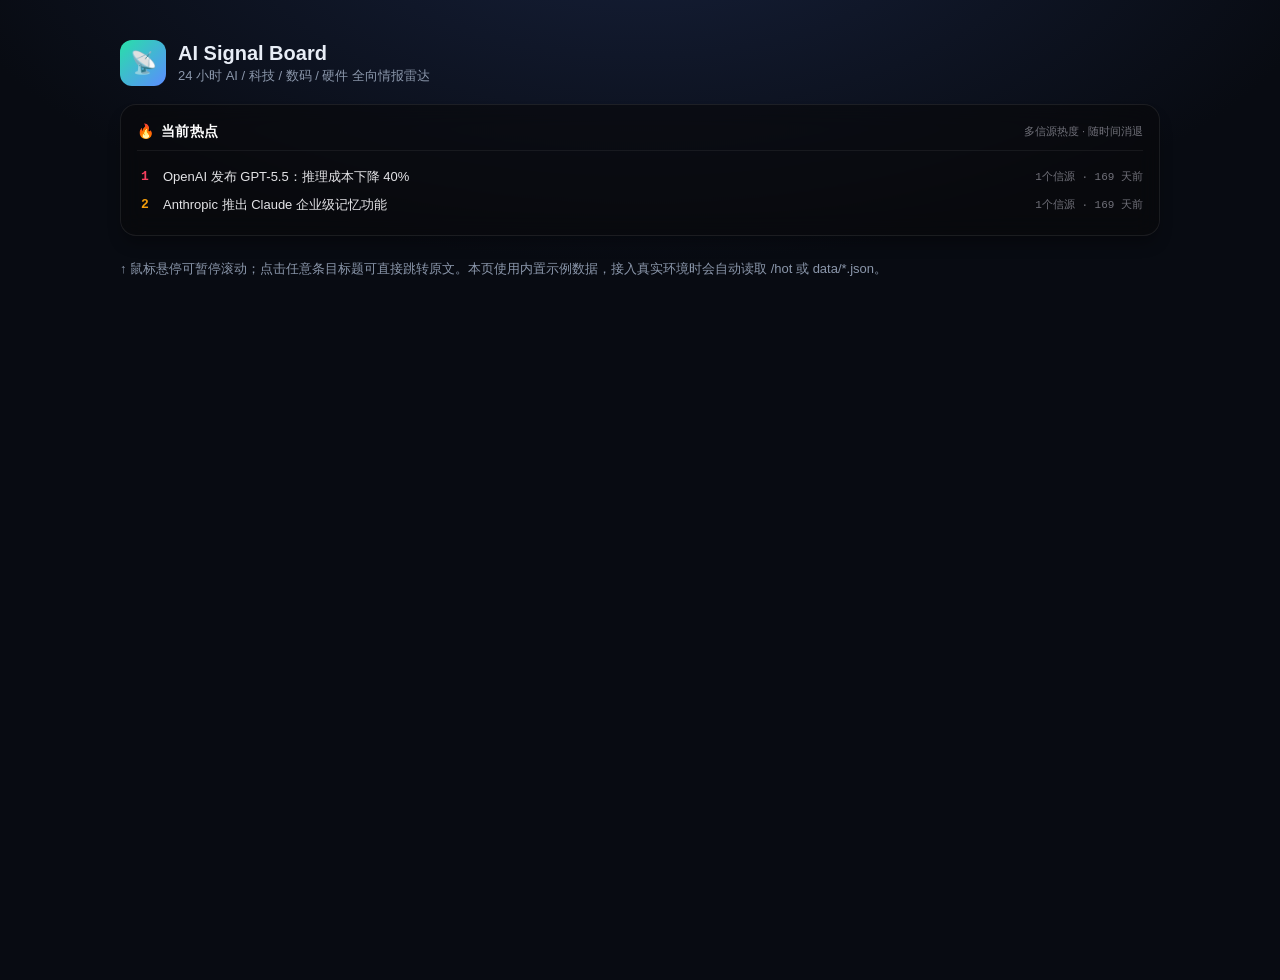
<file: frontend/demo.html>
<!doctype html>
<html lang="zh-CN">
<head>
<meta charset="utf-8" />
<meta name="viewport" content="width=device-width, initial-scale=1" />
<title>Hot Ticker 演示 · 24 小时热榜</title>
<style>
	body{margin:0;min-height:100vh;background:radial-gradient(1200px 600px at 50% -10%,#16203a,#080b12 60%);font-family:-apple-system,'PingFang SC','Microsoft YaHei',sans-serif;color:#e8edf6;padding:40px 16px}
	.demo-shell{max-width:1040px;margin:0 auto}
	.demo-brand{display:flex;align-items:center;gap:12px;margin-bottom:18px}
	.demo-logo{width:46px;height:46px;border-radius:12px;background:linear-gradient(135deg,#28e0a8,#5b8cff);display:grid;place-items:center;font-size:22px}
	.demo-brand h1{margin:0;font-size:20px}
	.demo-brand p{margin:2px 0 0;color:#8b97ab;font-size:13px}
	.demo-note{margin:24px 0 8px;color:#8b97ab;font-size:13px}
</style>
</head>
<body>
<div class="demo-shell">
	<div class="demo-brand">
		<div class="demo-logo">📡</div>
		<div><h1>AI Signal Board</h1><p>24 小时 AI / 科技 / 数码 / 硬件 全向情报雷达</p></div>
	</div>

	<!-- 原「AI信号/覆盖站点/来源分组/归档总量」四张统计卡位置，现改为热榜滚动区 -->
	<hot-ticker data-top="20"></hot-ticker>

	<p class="demo-note">↑ 鼠标悬停可暂停滚动；点击任意条目标题可直接跳转原文。本页使用内置示例数据，接入真实环境时会自动读取 /hot 或 data/*.json。</p>
</div>

<!-- 演示用示例数据（生产环境由 prerender.py 注入或由 /hot 接口提供） -->
<script id="__PRERENDER_DATA__" type="application/json">
{"items_ai":[
{"title_zh":"千组织/千代码：Kilo-Org 发布全栈 Agent 编程平台","title":"Kilo-Org releases kilocode","url":"https://github.com/Kilo-Org/kilocode","source":"GitHub Trending","signal_score":94,"signal_level":"S","stars":1339,"tags":["开源","Agent","GitHub"],"tldr":"Kilo-Org 发布全栈 Agent 编程平台 kilocode 并登上 GitHub 热榜。","published":"2026-06-18T22:45:00+08:00"},
{"title_zh":"OpenAI 发布 GPT-5.5：推理成本下降 40%","url":"https://openai.com/blog","source":"OpenAI Blog","signal_score":97,"signal_level":"S","hotness":980,"tags":["模型","OpenAI"],"tldr":"新一代模型在保持性能的同时大幅降低推理成本。","published":"2026-06-18T20:10:00+08:00"},
{"title_zh":"Anthropic 推出 Claude 企业级记忆功能","url":"https://anthropic.com","source":"Anthropic","signal_score":88,"signal_level":"A","hotness":640,"tags":["产品","Claude"],"tldr":"面向企业的长期记忆与知识库集成。","published":"2026-06-18T18:30:00+08:00"},
{"title_zh":"谷歌 DeepMind 发布新一代机器人基础模型","url":"https://deepmind.google","source":"DeepMind","signal_score":85,"signal_level":"A","hotness":520,"tags":["机器人","具身智能"],"tldr":"在多任务操控上达到 SOTA。","published":"2026-06-18T16:05:00+08:00"},
{"title_zh":"Mistral 开源 120B MoE 模型","url":"https://github.com/mistralai","source":"GitHub Trending","signal_score":91,"signal_level":"S","stars":2870,"tags":["开源","MoE","GitHub"],"tldr":"可商用许可的 120B 混合专家模型。","published":"2026-06-18T14:20:00+08:00"},
{"title_zh":"HuggingFace 推出本地 Agent 运行时","url":"https://github.com/huggingface","source":"GitHub Trending","signal_score":83,"signal_level":"A","stars":910,"tags":["开源","Agent"],"tldr":"本地优先、可离线运行的轻量 Agent 框架。","published":"2026-06-18T12:00:00+08:00"},
{"title_zh":"英伟达发布新一代推理芯片","url":"https://nvidia.com","source":"NVIDIA","signal_score":80,"signal_level":"A","hotness":430,"tags":["硬件","芯片"],"tldr":"推理性能功耗比显著提升。","published":"2026-06-18T09:40:00+08:00"},
{"title_zh":"LangChain 发布 v1.0 稳定版","url":"https://github.com/langchain-ai/langchain","source":"GitHub Trending","signal_score":78,"signal_level":"A","stars":1520,"tags":["开源","框架"],"tldr":"API 趋于稳定，联合生态重构。","published":"2026-06-18T08:15:00+08:00"}
]}
</script>

<script src="hot-ticker.js"></script>
</body>
</html>
</file>
